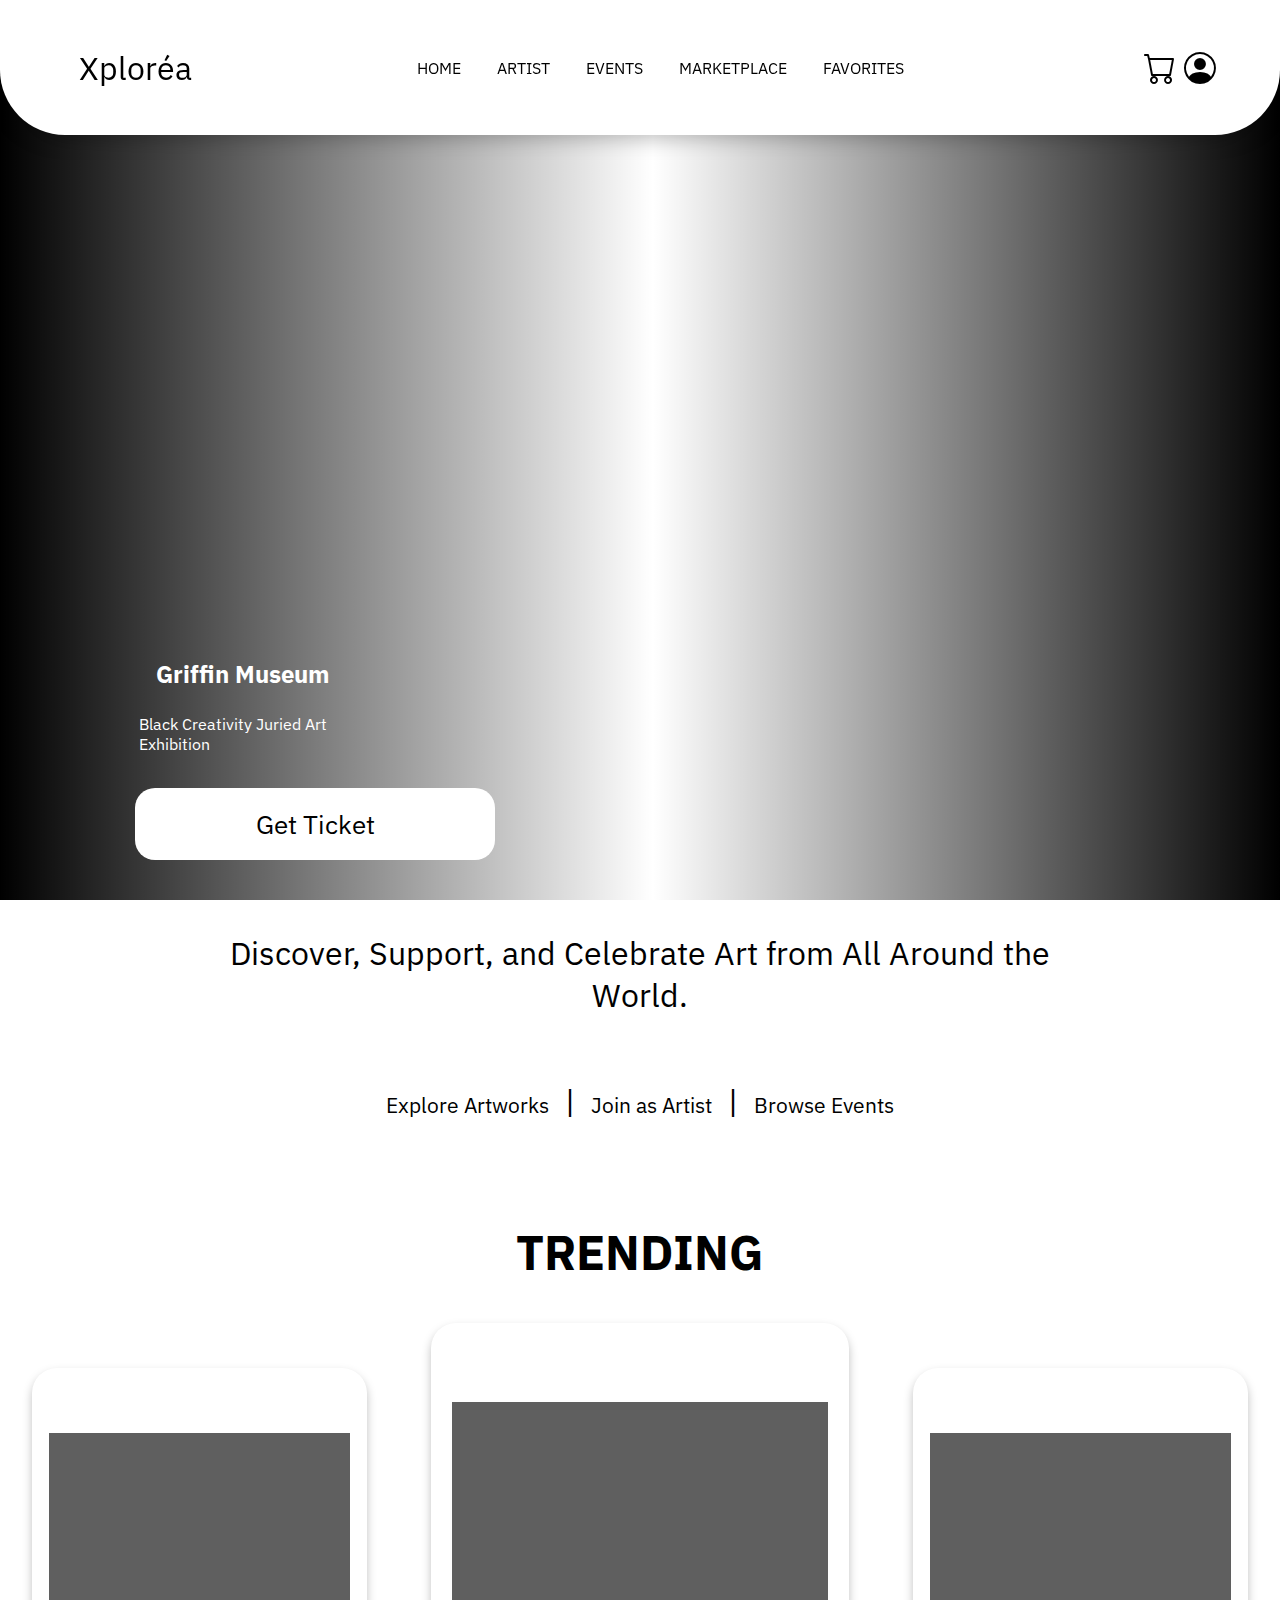
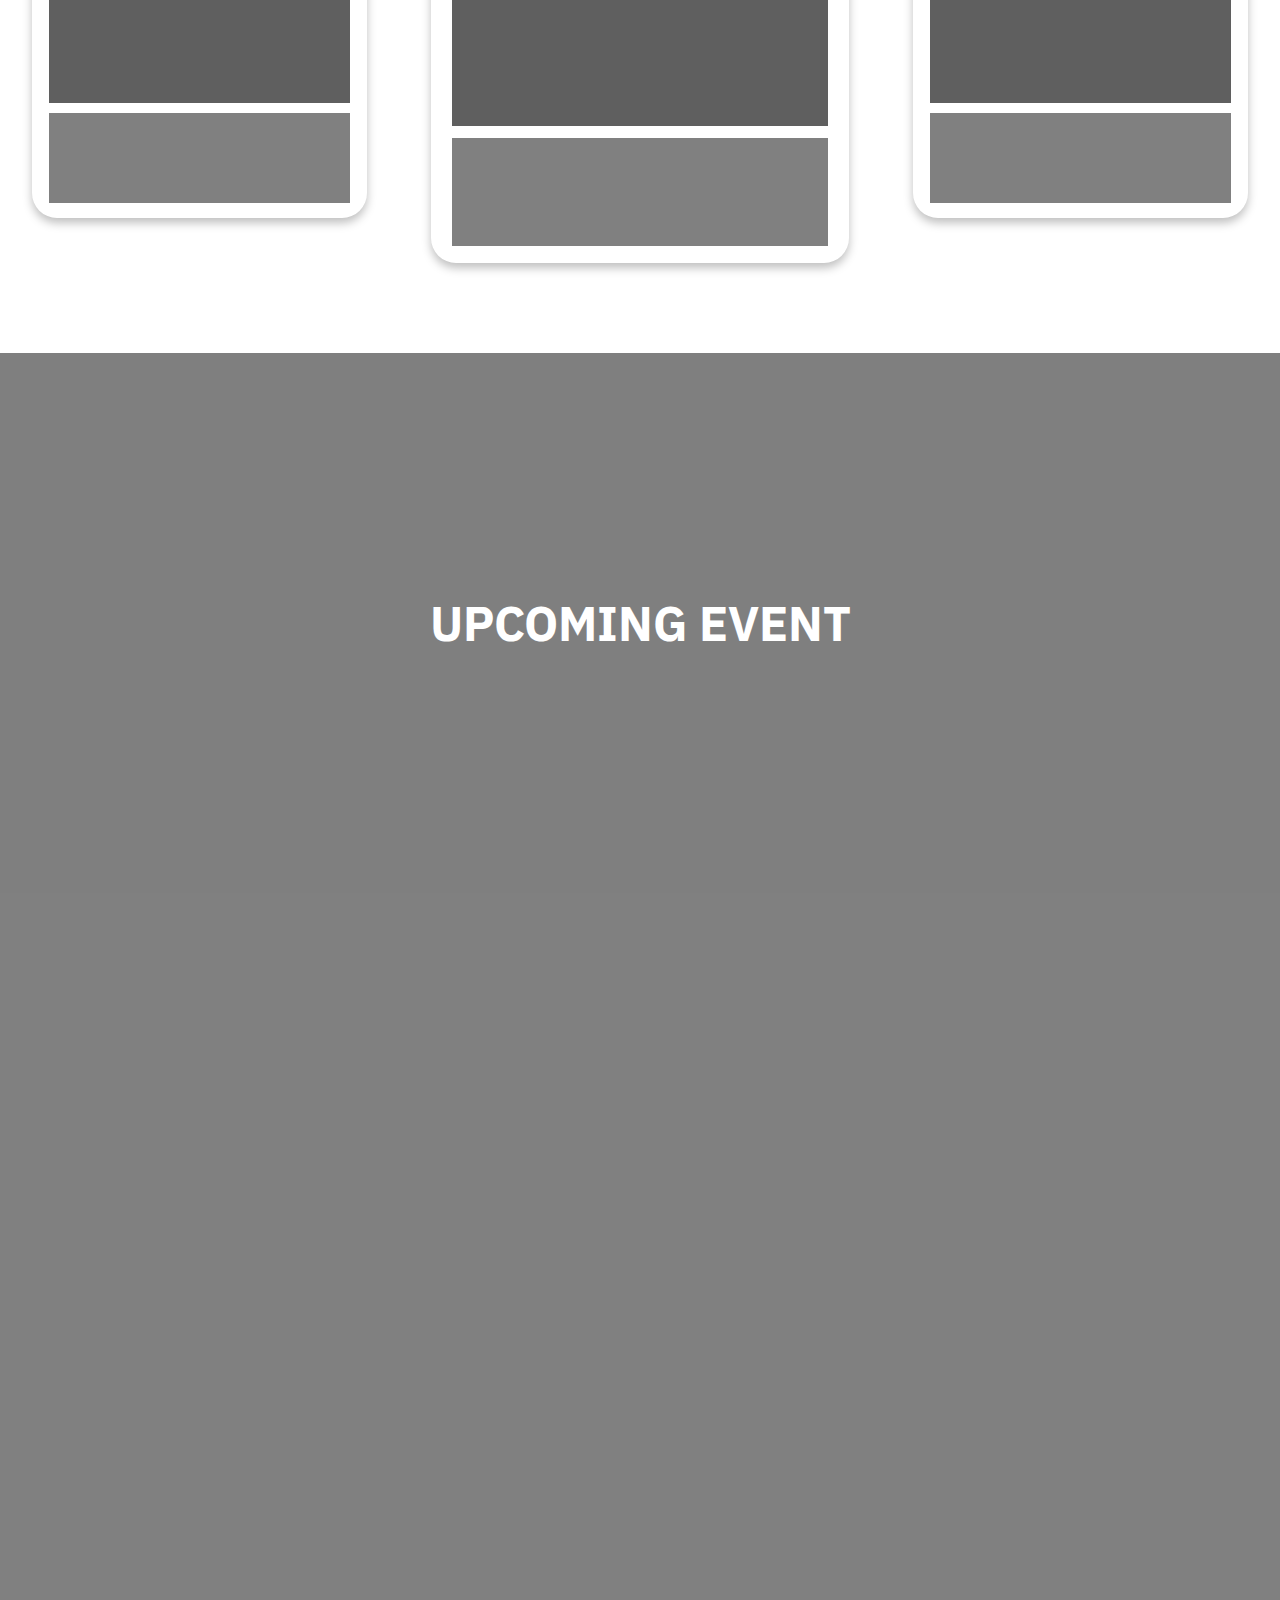
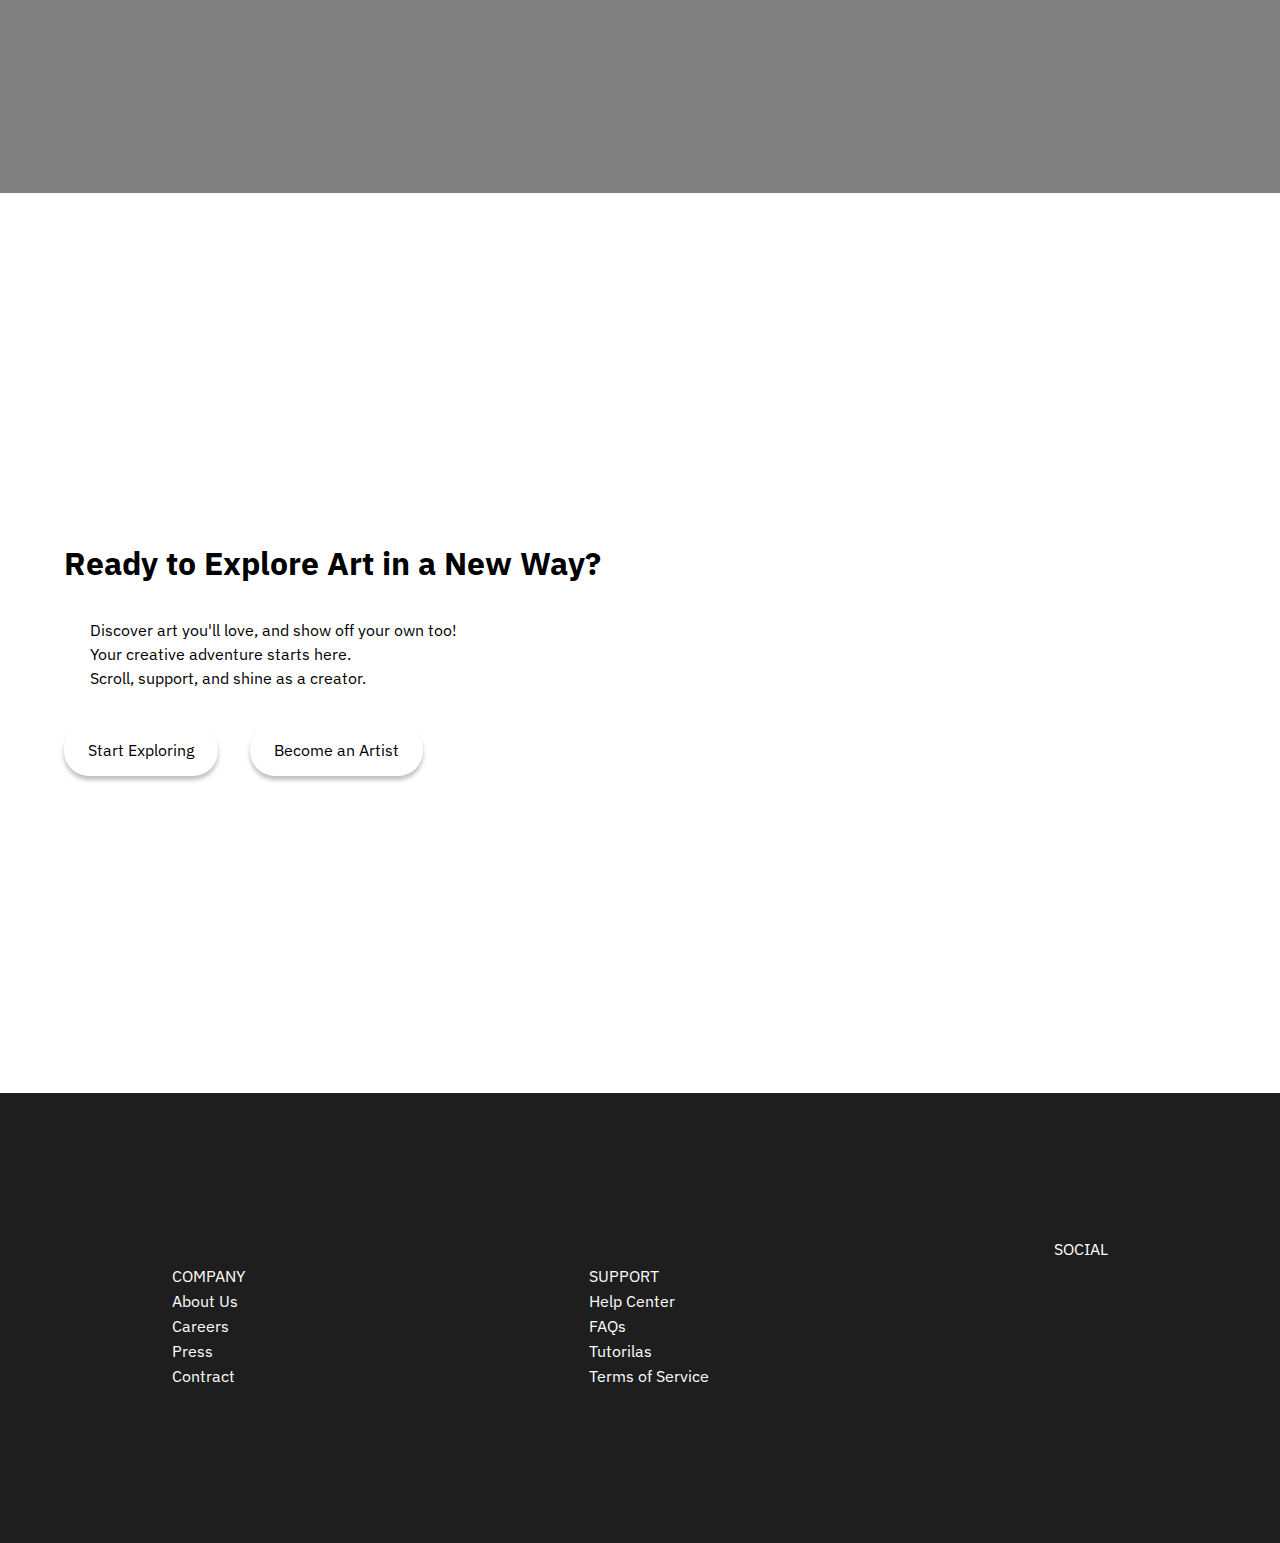
<file: index.html>
<!DOCTYPE html>
<html lang="en">

<head>
    <meta charset="UTF-8">
    <meta name="viewport" content="width=device-width, initial-scale=1.0">
    <title>Xplorea</title>
    <link rel="stylesheet" href="index.css">
    <link rel="stylesheet" href="https://cdn.jsdelivr.net/npm/bootstrap-icons@1.13.1/font/bootstrap-icons.min.css">
    <script src="js/script.js" defer></script>
    <link href='https://fonts.googleapis.com/css?family=IBM Plex Sans' rel='stylesheet'>
</head>

<body>
    <!-- navbar start -->
    <nav class="navbar">
        <div class="logo">
            <a href="index.html">Xploréa</a>
        </div>
        <div class="menu">
            <ul>
                <li><a href="index.html">HOME</a></li>
                <li><a href="#" id="artistToggle">ARTIST</a></li>
                <li><a href="#">EVENTS</a></li>
                <li><a href="marketplace/index.html">MARKETPLACE</a></li>
                <li><a href="#">FAVORITES</a></li>
            </ul>
        </div>
        <div class="artist-expand hidden" id="artistExpand">
            <div class="artist-expand1">
                <ul>
                    <li id="title">ARTISTS</li>
                    <li><a href="">Popular Artists</a></li>
                    <li><a href="">New Artists</a></li>
                    <li><a href="">Artists A-Z</a></li>
                    <li><a href="">About our Artists</a></li>
                </ul>
            </div>
            <div class="artist-expand2">
                <ul>
                    <li id="title">ARTISTS FEATURES</li>
                    <li><a href="">Artists of the Month</a></li>
                    <li><a href="">Featured Artists</a></li>
                    <li><a href="">Artists Interviews</a></li>
                </ul>
            </div>
        </div>
        <div class="login">
            <a href="#"><i class="bi bi-cart"></i></a>
            <a href="#" id="loginToggle"><i class="bi bi-person-circle"></i></a>
        </div>
        <div class="login-expand hidden" id="loginExpand">
            <div class="login-expand1">
                <a href="login-page.php">Log-In
                    <i class="bi bi-person"></i>
                </a>
                <!-- <p><i class="bi bi-person"></i></p> -->
            </div>
            <div class="login-expand2">
                <a href="#">Become an Artist</a>
                <p><i class="bi bi-vector-pen"></i></p>
            </div>
        </div>
    </nav>

    <!-- navbar end -->
    <section>
        <div class="section1">
            <div class="hero-img"></div>
            <div class="hero-content">
                <h3 class="title">Griffin Museum</h3>
                <p class="isi">Black Creativity Juried Art Exhibition</p>
            </div>
            <div class="hero-content-button">
                <a href="#">Get Ticket</a>
            </div>
        </div>
        <!-- trending section start -->
        <div class="section2">
            <div class="text">
                <p>Discover, Support, and Celebrate Art from All Around the World.</p>
                <div class="section2-a">
                    <p><a href="" id="menu">Explore Artworks</a>|<a href="" id="menu">Join as Artist</a>|<a href=""
                            id="menu">Browse Events</a></p>
                </div>
            </div>
            <div class="trending">
                <div class="title">
                    <h2>TRENDING</h2>
                </div>
                <div class="trending-content">
                    <div class="trending2">
                        <div class="rate"></div>
                        <div class="gambar"></div>
                        <div class="text">
                            <div class="title"></div>
                            <div class="price"></div>
                        </div>
                    </div>
                    <div class="trending1">
                        <div class="rate"></div>
                        <div class="gambar"></div>
                        <div class="text">
                            <div class="title"></div>
                            <div class="price"></div>
                        </div>
                    </div>
                    <div class="trending3">
                        <div class="rate"></div>
                        <div class="gambar"></div>
                        <div class="text">
                            <div class="title"></div>
                            <div class="price"></div>
                        </div>
                    </div>
                </div>
            </div>
        </div>
        <!-- trending section end -->

        <!-- upcoming section start -->
        <div class="section3">
            <h2>UPCOMING EVENT</h2>
        </div>
        <!-- upcoming section end -->

        <!-- calendar start -->
        <div class="calendar"></div>
        <!-- calendar end -->

        <!-- cta start -->

        <div class="cta">
            <div class="text">
                <h3 class="cta-title">Ready to Explore Art in a New Way?</h3>
                <div class="cta-text">
                    <p>Discover art you'll love, and show off your own too!</p>
                    <p>Your creative adventure starts here.</p>
                    <p>Scroll, support, and shine as a creator.</p>
                </div>
            </div>
            <div class="cta-button">
                <div class="cta-1"><a href="">Start Exploring</a></div>
                <div class="cta-2"><a href="">Become an Artist</a></div>
            </div>
        </div>
        <!-- cta end -->
        <!-- footer start -->
        <div class="footer">
            <div class="footer1">
                <p>COMPANY</p>
                <a href="">About Us</a>
                <a href="">Careers</a>
                <a href="">Press</a>
                <a href="">Contract</a>
            </div>
            <div class="footer2">
                <p>SUPPORT</p>
                <a href="">Help Center</a>
                <a href="">FAQs</a>
                <a href="">Tutorilas</a>
                <a href="">Terms of Service</a>
            </div>
            <div class="footer3">
                <p>SOCIAL</p>
            </div>
        </div>
        <!-- footer end -->
    </section>
</body>

</html>
</file>
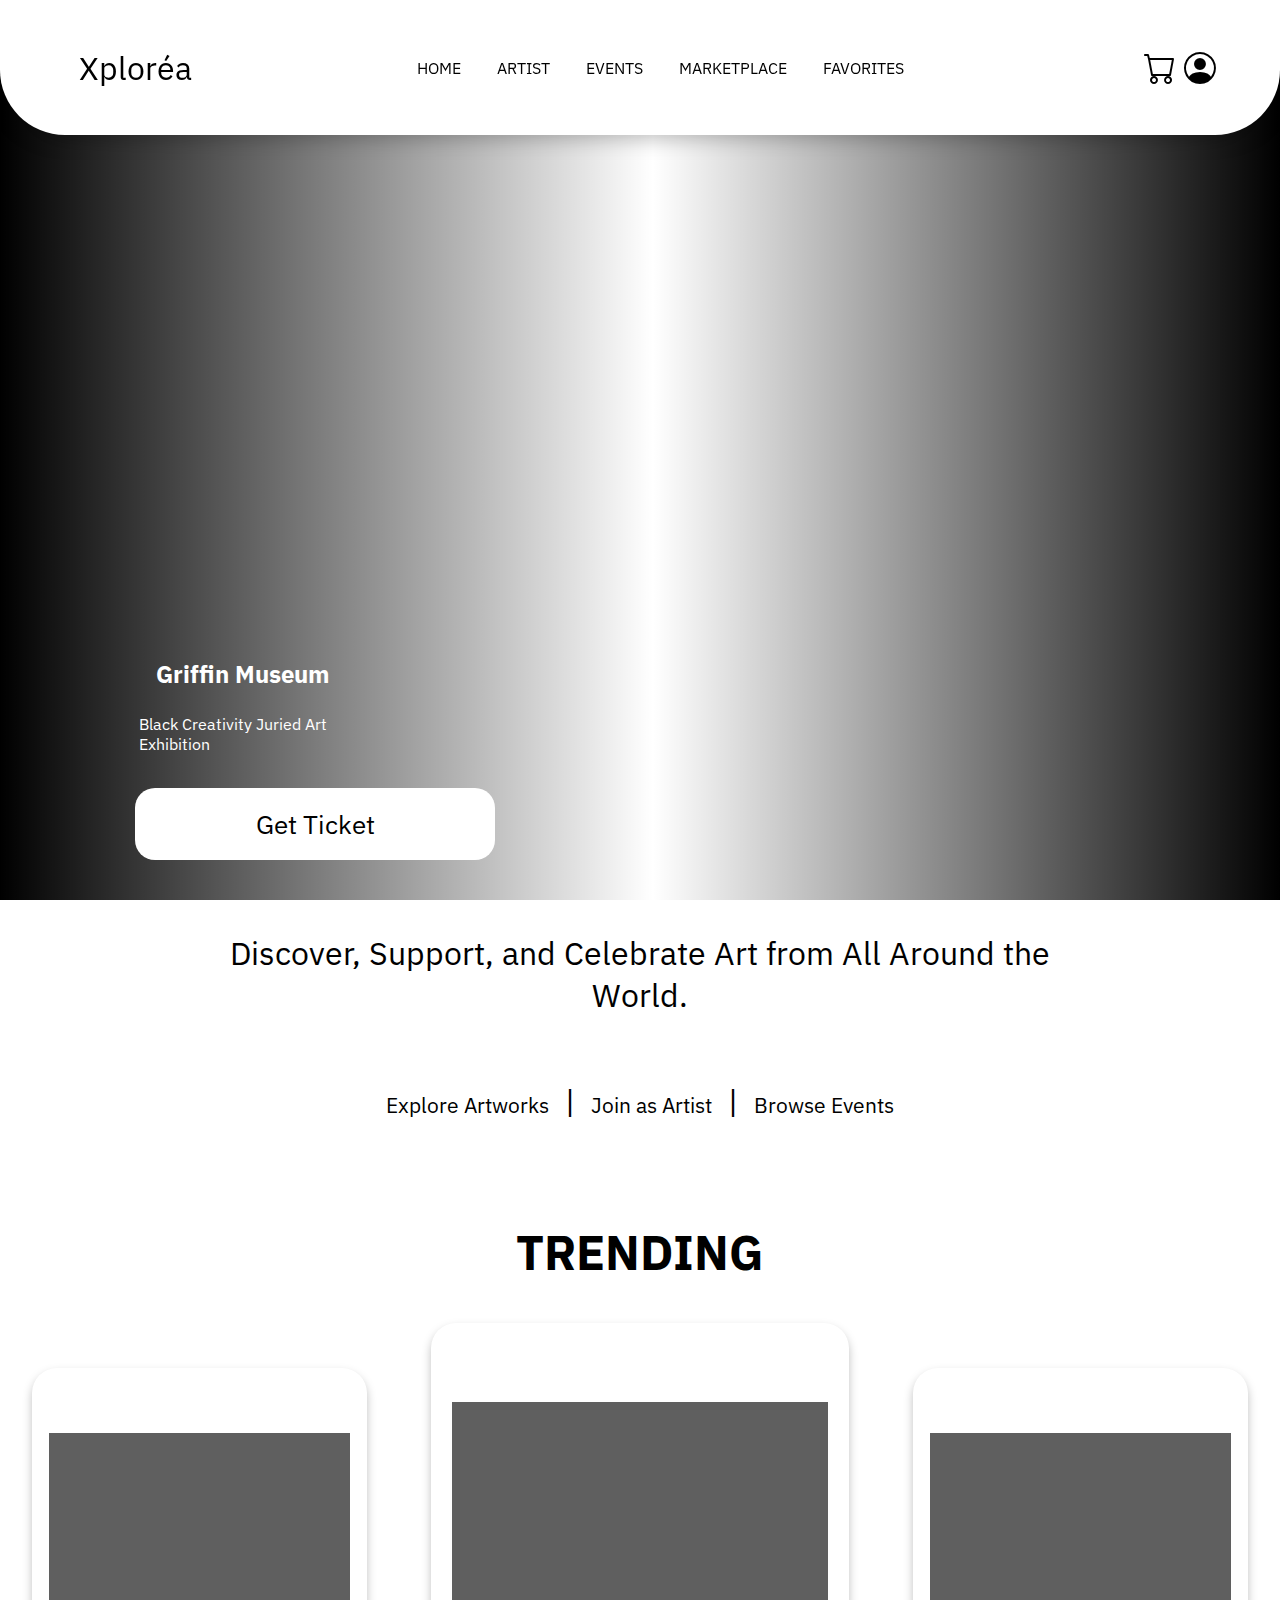
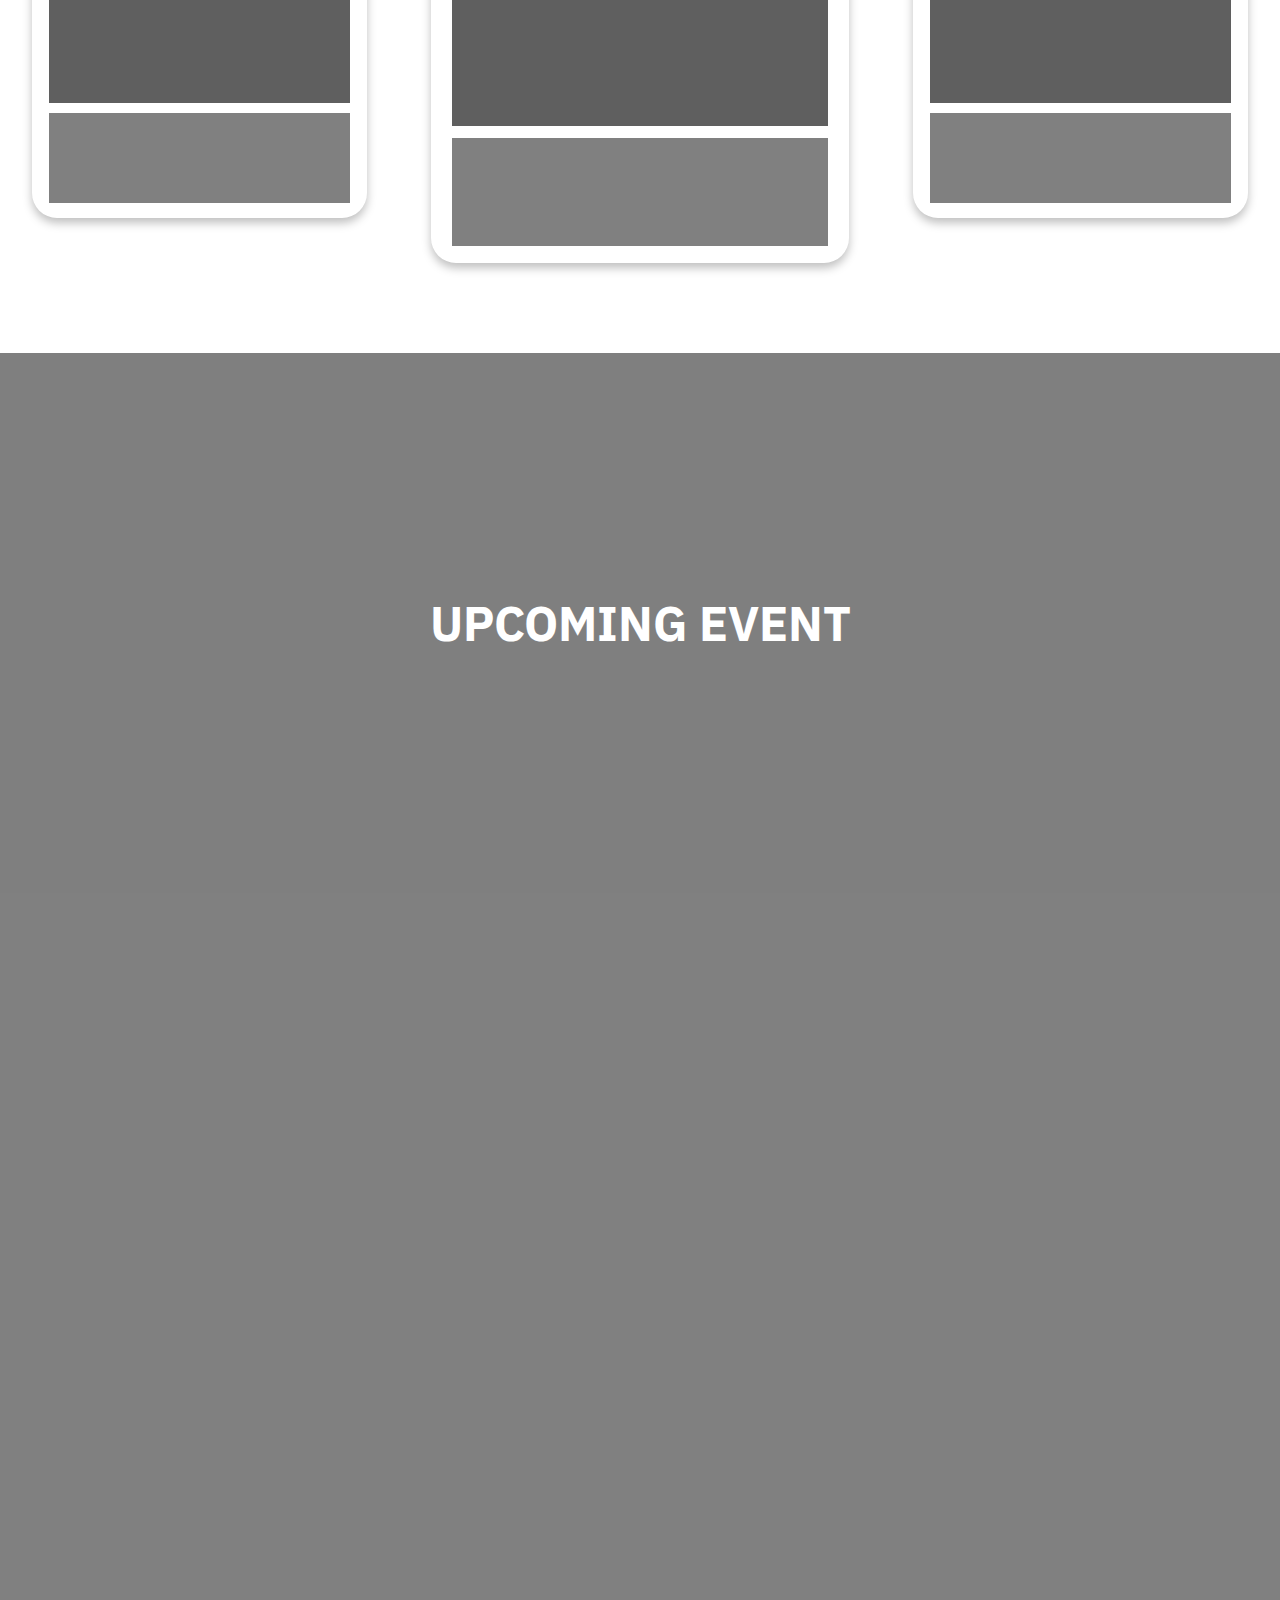
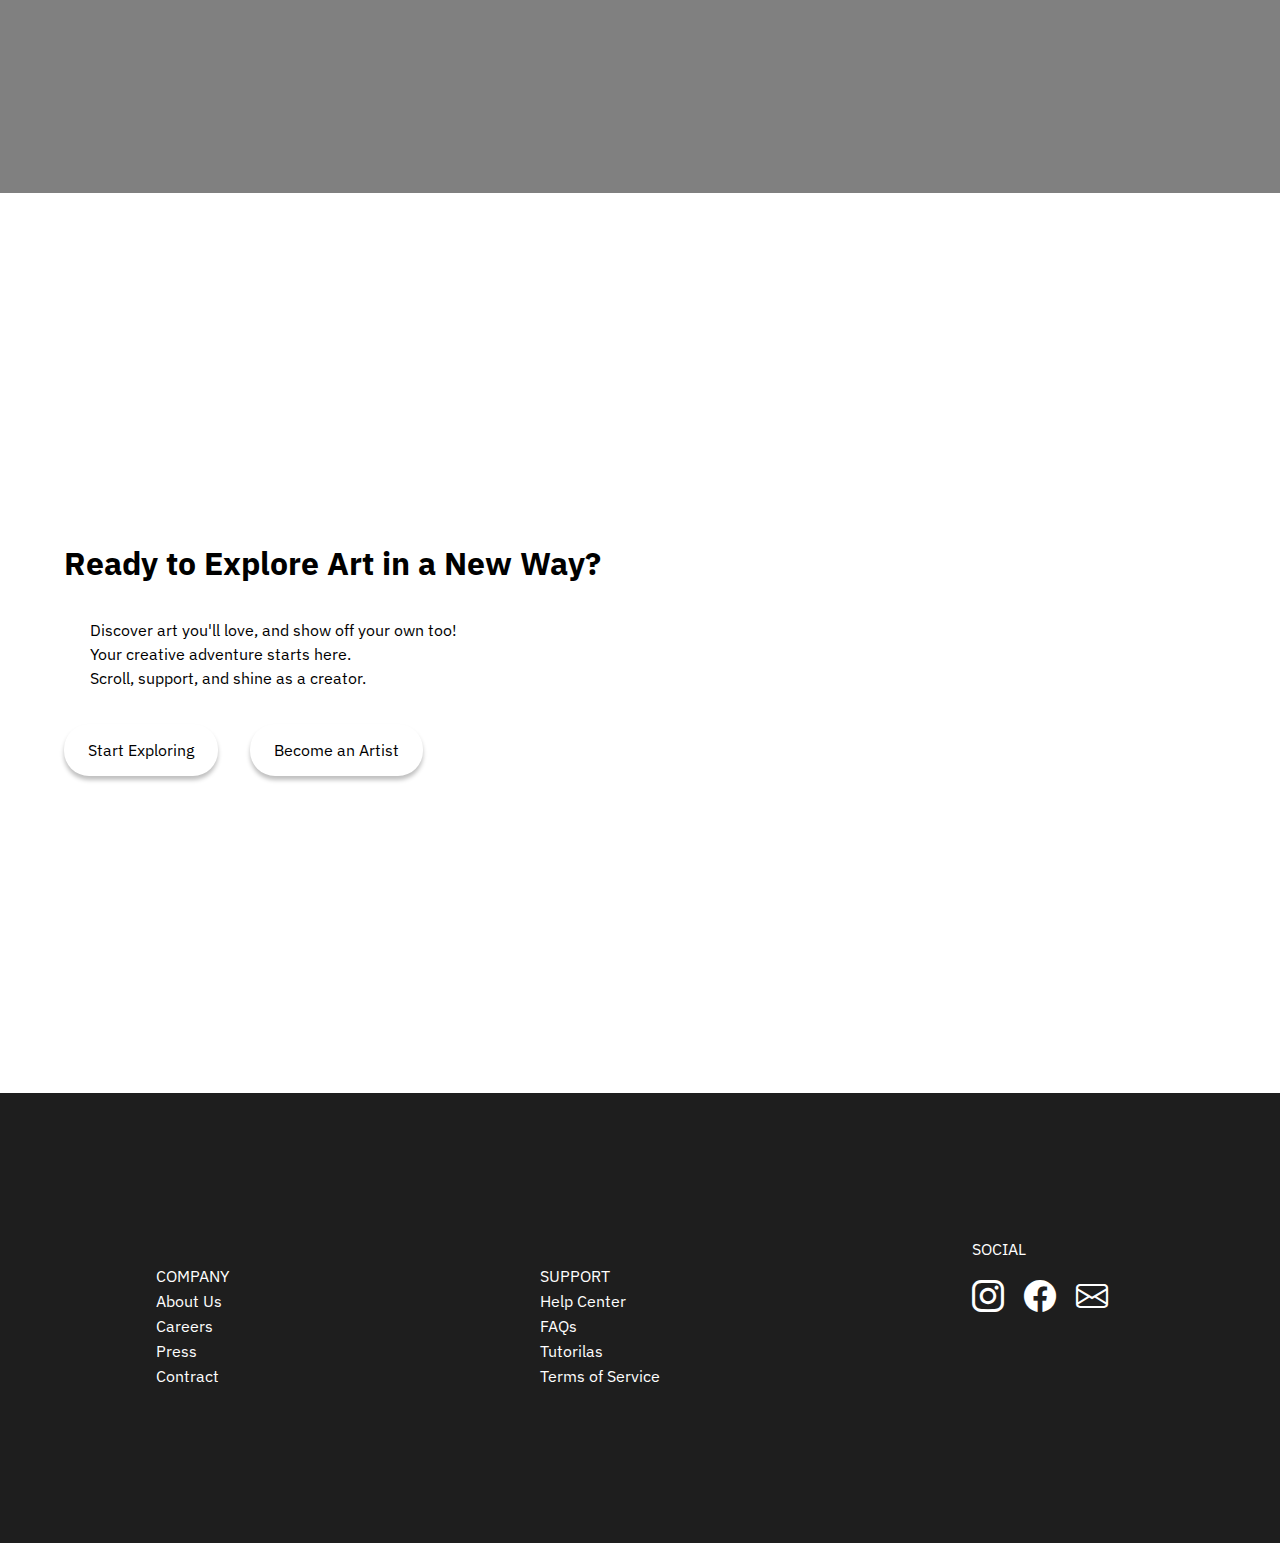
<file: pelanggan/index.html>
<!DOCTYPE html>
<html lang="en">

<head>
    <meta charset="UTF-8">
    <meta name="viewport" content="width=device-width, initial-scale=1.0">
    <title>Xplorea</title>
    <link rel="icon" type="image/x-icon" href="../Assets/logo2.png">
    <link rel="stylesheet" href="../index.css">
    <link rel="stylesheet" href="https://cdn.jsdelivr.net/npm/bootstrap-icons@1.13.1/font/bootstrap-icons.min.css">
    <script src="../js/script.js" defer></script>
    <link href='https://fonts.googleapis.com/css?family=IBM Plex Sans' rel='stylesheet'>
</head>

<body>
    <!-- navbar start -->
    <nav class="navbar">
        <div class="logo">
            <a href="index.html">Xploréa</a>
        </div>
        <div class="menu">
            <ul>
                <li><a href="index.html">HOME</a></li>
                <li><a href="#" id="artistToggle">ARTIST</a></li>
                <li><a href="#">EVENTS</a></li>
                <li><a href="../marketplace/index.html">MARKETPLACE</a></li>
                <li><a href="#">FAVORITES</a></li>
            </ul>
        </div>
        <div class="artist-expand hidden" id="artistExpand">
            <div class="artist-expand1">
                <ul>
                    <li id="title">ARTISTS</li>
                    <li><a href="">Popular Artists</a></li>
                    <li><a href="">New Artists</a></li>
                    <li><a href="">Artists A-Z</a></li>
                    <li><a href="">About our Artists</a></li>
                </ul>
            </div>
            <div class="artist-expand2">
                <ul>
                    <li id="title">ARTISTS FEATURES</li>
                    <li><a href="">Artists of the Month</a></li>
                    <li><a href="">Featured Artists</a></li>
                    <li><a href="">Artists Interviews</a></li>
                </ul>
            </div>
        </div>
        <div class="login">
            <a href="#" id="cartToggle"><i class="bi bi-cart"></i></a>
            <a href="#" id="loginToggle"><i class="bi bi-person-circle"></i></a>
        </div>
        <!-- expand login -->
        <div class="login-expand hidden" id="loginExpand">
            <div class="login-expand0">
                <h1>Welcome to Xploréa</h1>
                <p>Join a community of artists and art lovers. Discover, share, and create amazing art.</p>
            </div>
            <div class="login-expand-cta">
                <div class="login-expand1">
                    <a href="../login-page.php">Log-In
                        <i class="bi bi-person"></i>
                    </a>
                </div>
                <div class="login-expand2">
                    <a href="#">Become an Artist</a>
                    <p><i class="bi bi-vector-pen"></i></p>
                </div>
            </div>
        </div>
        <!-- expand cart -->
        <div class="cart-expand hidden" id="cartExpand">
            <div class="cart-expand-header">
                <h3>Cart</h3>
                <button class="close-cart" id="closeCart"><i class="bi bi-x-lg"></i></button>
            </div>
            <div class="cart-expand-content"></div>
        </div>
        <!-- Overlay -->
        <div class="overlay hidden" id="overlay"></div> 
    </nav>

    <!-- navbar end -->
    <section>
        <div class="section1">
            <div class="hero-img"></div>
            <div class="hero-content">
                <h3 class="title">Griffin Museum</h3>
                <p class="isi">Black Creativity Juried Art Exhibition</p>
            </div>
            <div class="hero-content-button">
                <a href="#">Get Ticket</a>
            </div>
        </div>
        <!-- trending section start -->
        <div class="section2">
            <div class="text">
                <p>Discover, Support, and Celebrate Art from All Around the World.</p>
                <div class="section2-a">
                    <p><a href="" id="menu">Explore Artworks</a>|<a href="" id="menu">Join as Artist</a>|<a href=""
                            id="menu">Browse Events</a></p>
                </div>
            </div>
            <div class="trending">
                <div class="title">
                    <h2>TRENDING</h2>
                </div>
                <div class="trending-content">
                    <div class="trending2">
                        <div class="rate"></div>
                        <div class="gambar"></div>
                        <div class="text">
                            <div class="title"></div>
                            <div class="price"></div>
                        </div>
                    </div>
                    <div class="trending1">
                        <div class="rate"></div>
                        <div class="gambar"></div>
                        <div class="text">
                            <div class="title"></div>
                            <div class="price"></div>
                        </div>
                    </div>
                    <div class="trending3">
                        <div class="rate"></div>
                        <div class="gambar"></div>
                        <div class="text">
                            <div class="title"></div>
                            <div class="price"></div>
                        </div>
                    </div>
                </div>
            </div>
        </div>
        <!-- trending section end -->

        <!-- upcoming section start -->
        <div class="section3">
            <h2>UPCOMING EVENT</h2>
        </div>
        <!-- upcoming section end -->

        <!-- calendar start -->
        <div class="calendar"></div>
        <!-- calendar end -->

        <!-- cta start -->

        <div class="cta">
            <div class="text">
                <h3 class="cta-title">Ready to Explore Art in a New Way?</h3>
                <div class="cta-text">
                    <p>Discover art you'll love, and show off your own too!</p>
                    <p>Your creative adventure starts here.</p>
                    <p>Scroll, support, and shine as a creator.</p>
                </div>
            </div>
            <div class="cta-button">
                <div class="cta-1"><a href="">Start Exploring</a></div>
                <div class="cta-2"><a href="">Become an Artist</a></div>
            </div>
        </div>
        <!-- cta end -->
        <!-- footer start -->
        <div class="footer">
            <div class="footer1">
                <p>COMPANY</p>
                <a href="">About Us</a>
                <a href="">Careers</a>
                <a href="">Press</a>
                <a href="">Contract</a>
            </div>
            <div class="footer2">
                <p>SUPPORT</p>
                <a href="">Help Center</a>
                <a href="">FAQs</a>
                <a href="">Tutorilas</a>
                <a href="">Terms of Service</a>
            </div>
            <div class="footer3">
                <p>SOCIAL</p>
                <ul>
                    <li><a href="#"><i class="bi bi-instagram"></i></a></li>
                    <li><a href="#"><i class="bi bi-facebook"></i></a></li>
                    <li><a href="#"><i class="bi bi-envelope"></i></a></li>
                </ul>
            </div>
        </div>
        <!-- footer end -->
    </section>
</body>

</html>
</file>
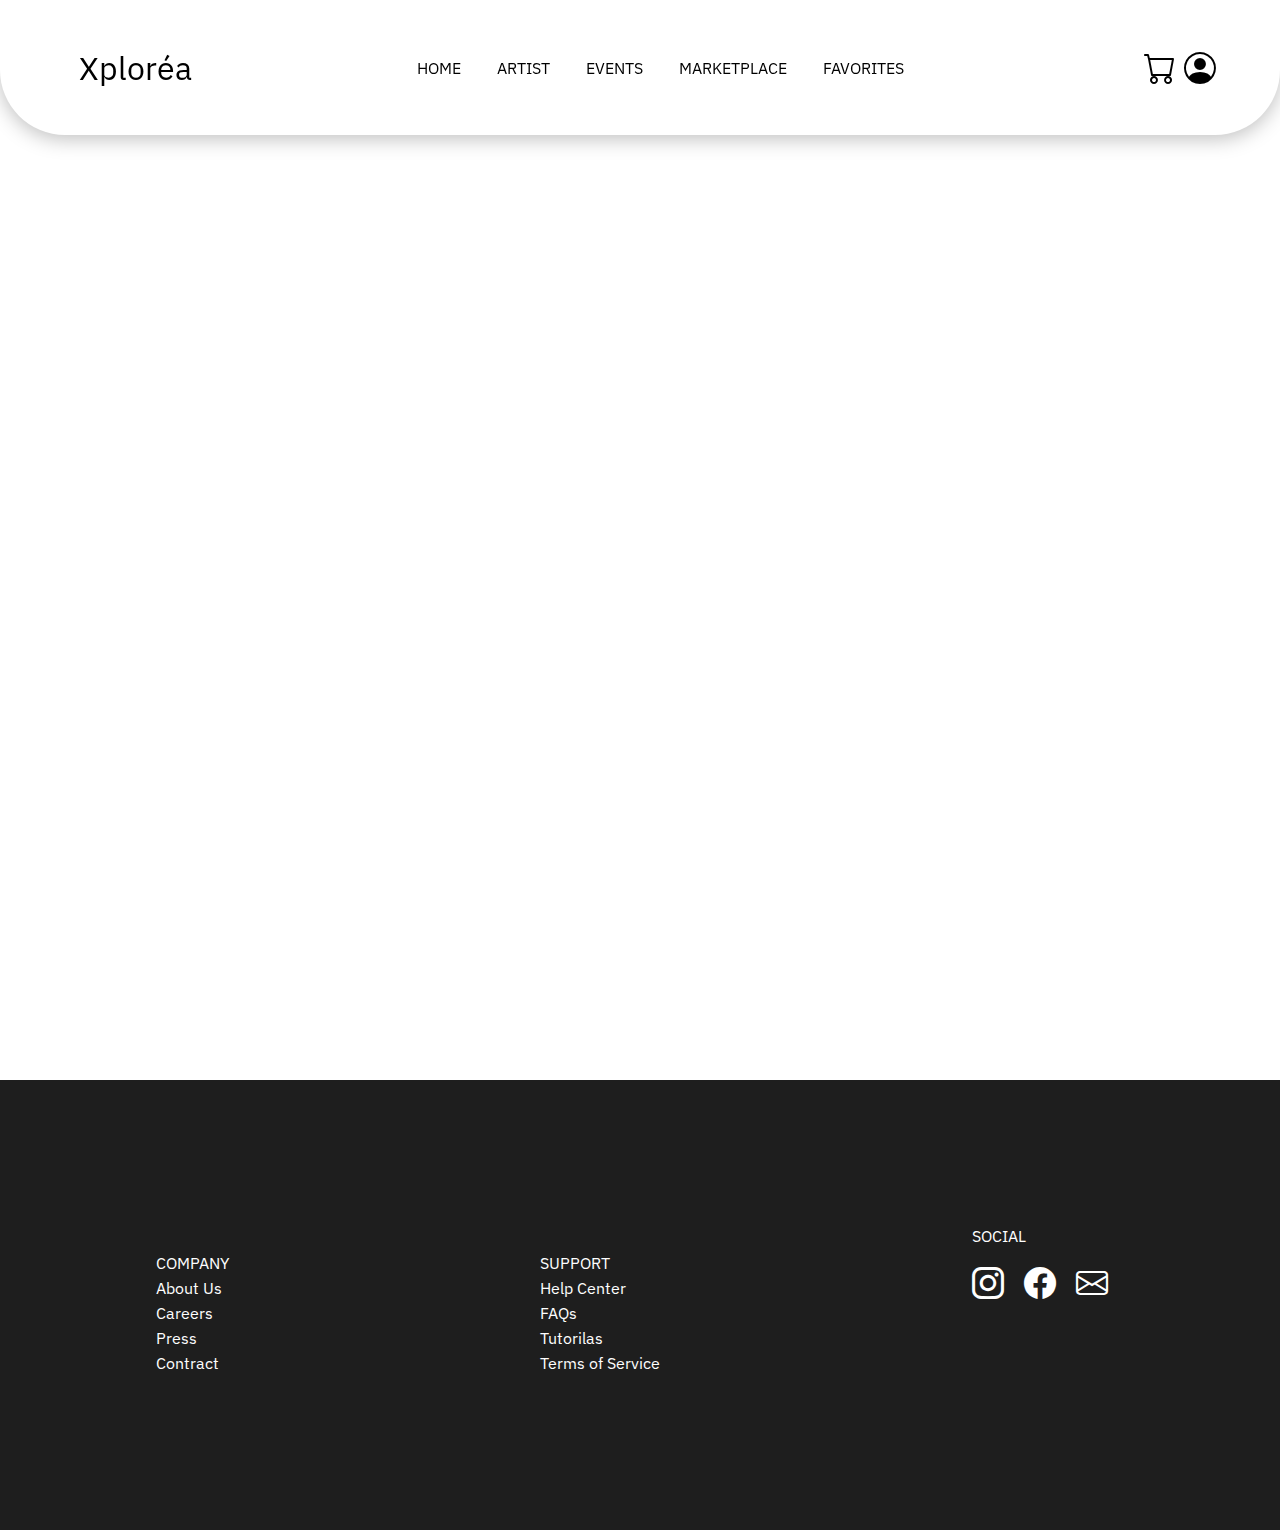
<file: artist-page.html>
<!DOCTYPE html>
<html lang="en">
<head>
    <meta charset="UTF-8">
    <meta name="viewport" content="width=device-width, initial-scale=1.0">
    <title>Document</title>
    <link rel="stylesheet" href="index.css">
    <link rel="stylesheet" href="artist-page.css">
    <link rel="stylesheet" href="https://cdn.jsdelivr.net/npm/bootstrap-icons@1.13.1/font/bootstrap-icons.min.css">
    <script src="js/script.js" defer></script>
    <link href='https://fonts.googleapis.com/css?family=IBM Plex Sans' rel='stylesheet'>
</head>
<body>
    <!-- navbar start -->
    <nav class="navbar">
        <div class="logo">
            <a href="index.html">Xploréa</a>
        </div>
        <div class="menu">
            <ul>
                <li><a href="index.html">HOME</a></li>
                <li><a href="#" id="artistToggle">ARTIST</a></li>
                <li><a href="#">EVENTS</a></li>
                <li><a href="marketplace/index.html">MARKETPLACE</a></li>
                <li><a href="#">FAVORITES</a></li>
            </ul>
        </div>
        <div class="artist-expand hidden" id="artistExpand">
            <div class="artist-expand1">
                <ul>
                    <li id="title">ARTISTS</li>
                    <li><a href="" class="artist-section-link" data-section="popular-artist">Popular Artists</a></li>
                    <li><a href="" class="artist-section-link" data-section="new-artist">New Artists</a></li>
                    <li><a href="" class="artist-section-link" data-section="artist-a-z">Artists A-Z</a></li>
                    <li><a href="" class="artist-section-link" data-section="about-artist">About our Artists</a></li>
                </ul>
            </div>
            <div class="artist-expand2">
                <ul>
                    <li id="title">ARTISTS FEATURES</li>
                    <li><a href="">Artists of the Month</a></li>
                    <li><a href="">Featured Artists</a></li>
                    <li><a href="">Artists Interviews</a></li>
                </ul>
            </div>
        </div>
        <div class="login">
            <a href="#" id="cartToggle"><i class="bi bi-cart"></i></a>
            <a href="#" id="loginToggle"><i class="bi bi-person-circle"></i></a>
        </div>
        <!-- expand login -->
        <div class="login-expand hidden" id="loginExpand">
            <div class="login-expand0">
                <h1>Welcome to Xploréa</h1>
                <p>Join a community of artists and art lovers. Discover, share, and create amazing art.</p>
            </div>
            <div class="login-expand-cta">
                <div class="login-expand1">
                    <a href="login-page.php">Log-In
                        <i class="bi bi-person"></i>
                    </a>
                </div>
                <div class="login-expand2">
                    <a href="#">Become an Artist</a>
                    <p><i class="bi bi-vector-pen"></i></p>
                </div>
            </div>
        </div>
        <!-- expand cart -->
        <div class="cart-expand hidden" id="cartExpand">
            <div class="cart-expand-header">
                <h3>Cart</h3>
                <button class="close-cart" id="closeCart"><i class="bi bi-x-lg"></i></button>
            </div>
            <div class="cart-expand-content"></div>
        </div>
        <!-- Overlay -->
        <div class="overlay hidden" id="overlay"></div> 
    </nav>

    <!-- navbar end -->

    <div class="wrapper">
        <section class="popular-artist" style="display: block;">
        <div class="artist-name">
            <!-- isinya nama artistnya -->
        </div>
        <div class="artist-artwork">
            <!-- isinya karya artistnya -->
        </div>
        </section>
        <section class="new-artist" style="display: none;">
        <p>pepek dua</p>
        </section>
        <section class="artist-a-z" style="display: none;">
        <p>pepek tiga</p>
        </section>
        <section class="about-artist" style="display: none;">
        <p>pepek empat</p>
        </section>
        <!-- footer start -->
        <div class="footer">
            <div class="footer1">
                <p>COMPANY</p>
                <a href="">About Us</a>
                <a href="">Careers</a>
                <a href="">Press</a>
                <a href="">Contract</a>
            </div>
            <div class="footer2">
                <p>SUPPORT</p>
                <a href="">Help Center</a>
                <a href="">FAQs</a>
                <a href="">Tutorilas</a>
                <a href="">Terms of Service</a>
            </div>
            <div class="footer3">
                <p>SOCIAL</p>
                <ul>
                    <li><a href="#"><i class="bi bi-instagram"></i></a></li>
                    <li><a href="#"><i class="bi bi-facebook"></i></a></li>
                    <li><a href="#"><i class="bi bi-envelope"></i></a></li>
                </ul>
            </div>
        </div>
        <!-- footer end -->
    </div>
</body>
</html>
</file>
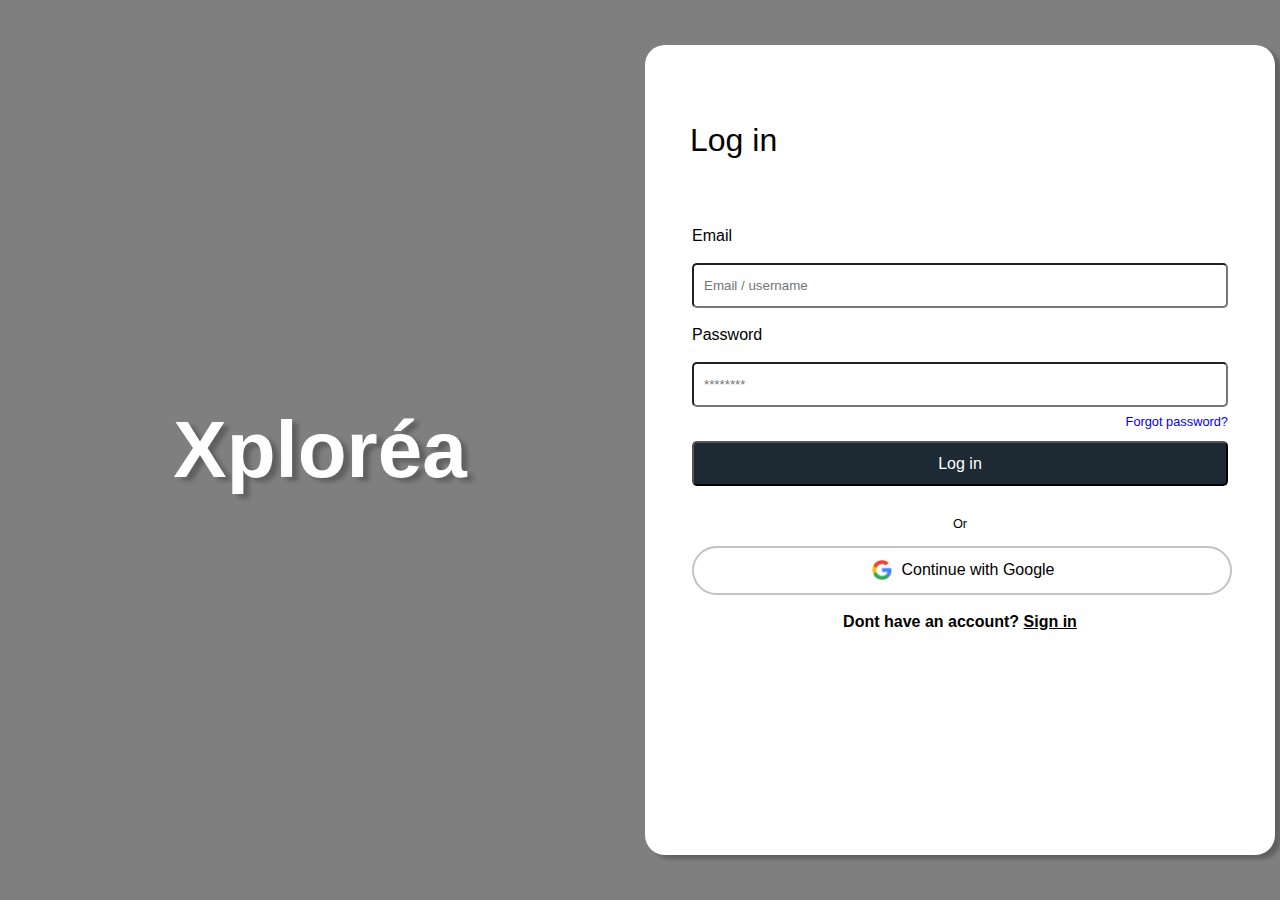
<file: login.html>
<!-- image address ( https://i.pinimg.com/736x/8e/17/6d/8e176ddb525dc623c2f5ca0a492176b8.jpg ) -->


<!DOCTYPE html>
<html lang="en">

<head>
    <meta charset="UTF-8">
    <meta name="viewport" content="width=device-width, initial-scale=1.0">
    <title>login</title>
    <link rel="stylesheet" href="login.css">
</head>

<body>
    <div class="left-section">
        <p>Xploréa</p>
    </div>
    <div class="right-section">
        <form action="login.php" method="post" class="main">
            <p class="header">Log in</p> <br>
            <table class="isian">
                <tr>
                    <td>
                        <p>Email</p>
                    </td>
                </tr>
                <tr>
                    <td><input type="email" name="mail" id="mail" placeholder="Email / username"></td>
                </tr>
                <tr>
                    <td>
                        <p>Password</p>
                    </td>
                </tr>
                <tr>
                    <td><input type="password" name="pass" id="pass" placeholder="********"></td>
                </tr>
                <tr><td><a class="forgot" href="#">Forgot password?</a></td></tr>
                <tr>
                    <td><input id="button" type="submit" value="Log in"></td>
                </tr>
                <tr>
                    <td class="divider"><br><p>Or</p></td>
                </tr>
                <tr>
                    <td id="google">
                        <a href="#"><img src="Assets/pngwing.com.png" alt="">Continue with Google</a>
                    </td>
                </tr>
                <tr>
                    <td class="signup">
                        <p>Dont have an account? <a href="#">Sign in</a></p>
                    </td>
                </tr>
            </table>
        </form>
    </div>
</body>

</html>
</file>
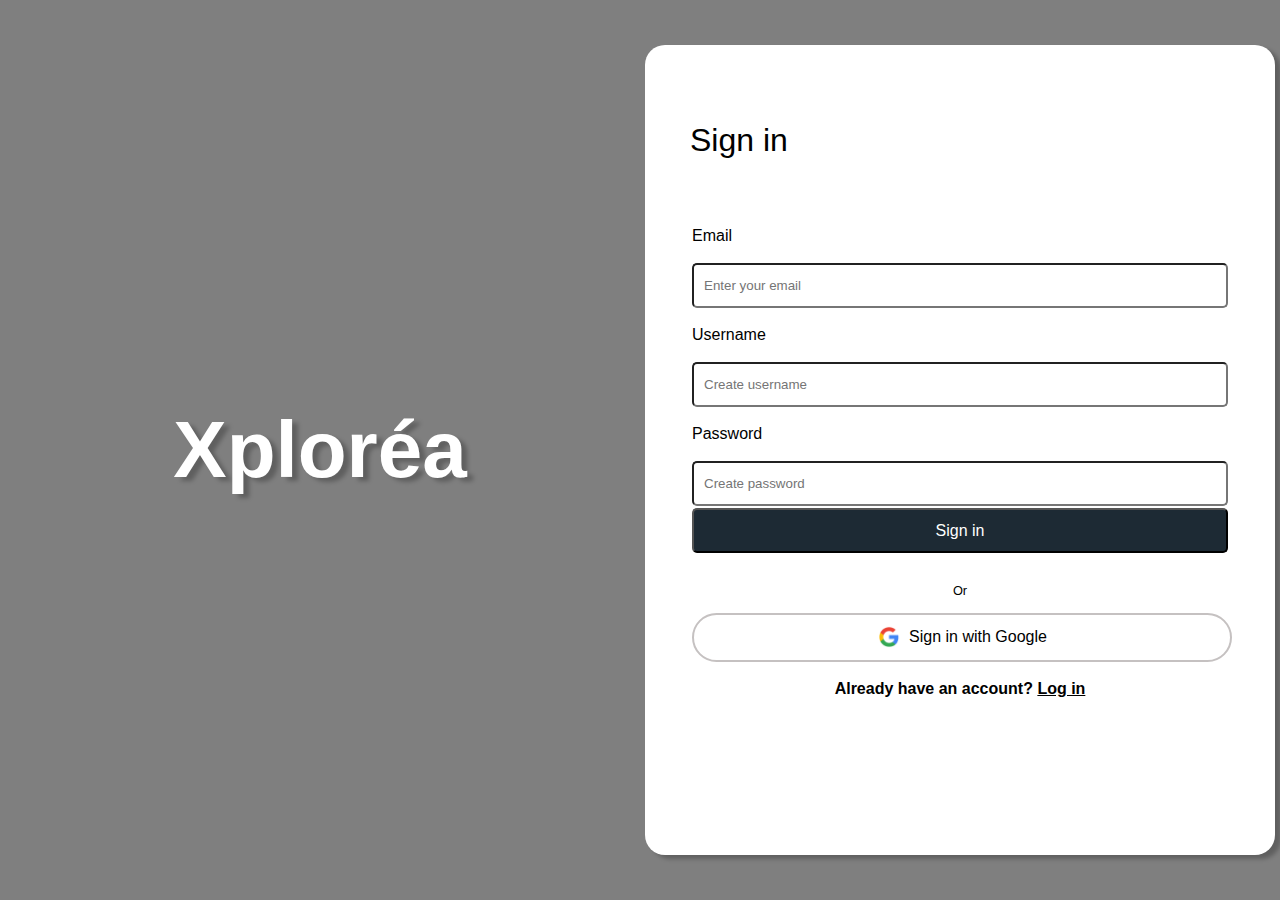
<file: signin.html>
<!-- image address ( https://i.pinimg.com/736x/8e/17/6d/8e176ddb525dc623c2f5ca0a492176b8.jpg ) -->


<!DOCTYPE html>
<html lang="en">

<head>
    <meta charset="UTF-8">
    <meta name="viewport" content="width=device-width, initial-scale=1.0">
    <title>login</title>
    <link rel="stylesheet" href="login.css">
</head>

<body>
    <div class="left-section">
        <p>Xploréa</p>
    </div>
    <div class="right-section">
        <form action="signin.php" method="post" class="main">
            <p class="header">Sign in</p> <br>
            <table class="isian">
                <tr>
                    <td>
                        <p>Email</p>
                    </td>
                </tr>
                <tr>
                    <td><input type="email" name="mail" id="mail" placeholder="Enter your email"></td>
                </tr>
                <tr>
                    <td>
                        <p>Username</p>
                    </td>
                </tr>
                <tr>
                    <td><input type="username" name="user" id="user" placeholder="Create username"></td>
                </tr>
                <tr>
                    <td>
                        <p>Password</p>
                    </td>
                </tr>
                <tr>
                    <td><input type="password" name="pass" id="pass" placeholder="Create password"></td>
                </tr>
                <tr>
                    <td><input id="button" type="submit" value="Sign in"></td>
                </tr>
                <tr>
                    <td class="divider"><br><p>Or</p></td>
                </tr>
                <tr>
                    <td id="google">
                        <a href="#"><img src="Assets/pngwing.com.png" alt="">Sign in with Google</a>
                    </td>
                </tr>
                <tr>
                    <td class="signup">
                        <p>Already have an account? <a href="#">Log in</a></p>
                    </td>
                </tr>
            </table>
        </form>
    </div>
</body>

</html>
</file>
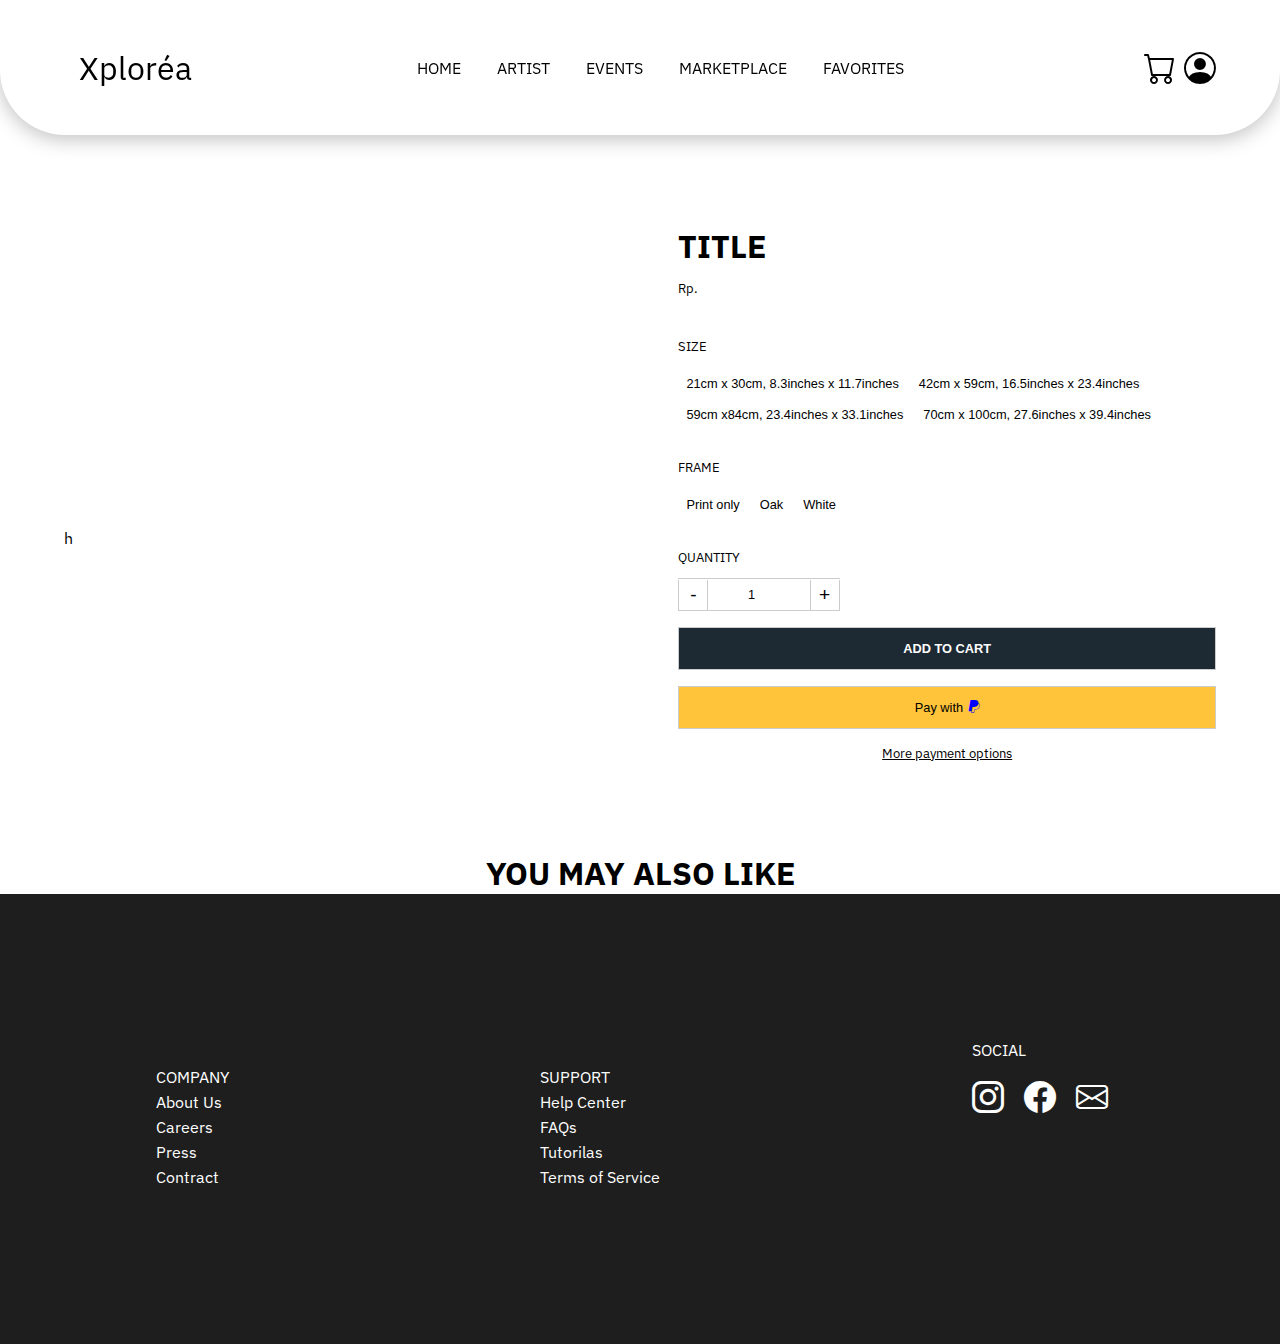
<file: checkout/addToCart.html>
<!DOCTYPE html>
<html lang="en">
<head>
    <meta charset="UTF-8">
    <meta name="viewport" content="width=device-width, initial-scale=1.0">
    <title>checkout</title>
    <link rel="icon" type="image/x-icon" href="../Assets/logo2.png">
    <link rel="stylesheet" href="../index.css">
    <link rel="stylesheet" href="../marketplace/index.css">
    <link rel="stylesheet" href="style.css">
    <link rel="stylesheet" href="https://cdn.jsdelivr.net/npm/bootstrap-icons@1.13.1/font/bootstrap-icons.min.css">
    <script src="../js/script.js" defer></script>
    <link href='https://fonts.googleapis.com/css?family=IBM Plex Sans' rel='stylesheet'>
</head>
<body>
    <!-- navbar start -->
    <nav class="navbar">
        <div class="logo">
            <a href="../index.html">Xploréa</a>
        </div>
        <div class="menu">
            <ul>
                <li><a href="../index.html">HOME</a></li>
                <li><a href="#" id="artistToggle">ARTIST</a></li>
                <li><a href="#">EVENTS</a></li>
                <li><a href="index.html">MARKETPLACE</a></li>
                <li><a href="#">FAVORITES</a></li>
            </ul>
        </div>
        <div class="artist-expand hidden" id="artistExpand">
            <div class="artist-expand1">
                <ul>
                    <li id="title">ARTISTS</li>
                    <li><a href="../artist-page.html?section=popular-artist">Popular Artists</a></li>
                    <li><a href="../artist-page.html?section=new-artist">New Artists</a></li>
                    <li><a href="../artist-page.html?section=artist-a-z">Artists A-Z</a></li>
                    <li><a href="../artist-page.html?section=about-artist">About our Artists</a></li>
                </ul>
            </div>
            <div class="artist-expand2">
                <ul>
                    <li id="title">ARTISTS FEATURES</li>
                    <li><a href="">Artists of the Month</a></li>
                    <li><a href="">Featured Artists</a></li>
                    <li><a href="">Artists Interviews</a></li>
                </ul>
            </div>
        </div>
        <div class="login">
            <a href="#" id="cartToggle"><i class="bi bi-cart"></i></a>
            <a href="#" id="loginToggle"><i class="bi bi-person-circle"></i></a>
        </div>
        <!-- expand login -->
        <div class="login-expand hidden" id="loginExpand">
            <div class="login-expand0">
                <h1>Welcome to Xploréa</h1>
                <p>Join a community of artists and art lovers. Discover, share, and create amazing art.</p>
            </div>
            <div class="login-expand-cta">
                <div class="login-expand1">
                    <a href="../login-page.php">Log-In
                        <i class="bi bi-person"></i>
                    </a>
                </div>
                <div class="login-expand2">
                    <a href="#">Become an Artist</a>
                    <p><i class="bi bi-vector-pen"></i></p>
                </div>
            </div>
        </div>
        <!-- expand cart -->
        <div class="cart-expand hidden" id="cartExpand">
            <div class="cart-expand-header">
                <h3>Cart</h3>
                <button class="close-cart" id="closeCart"><i class="bi bi-x-lg"></i></button>
            </div>
            <div class="cart-expand-content"></div>
            <div class="cart-expand-bottom">
                <div class="cart-expand-bottom2">
                    <div class="cart-total">
                    <p>SUBTOTAL</p>
                    <p class="totalPrice">Rp.</p>
                </div>
                <div class="cart-checkout">
                    <p>Shipping, taxes, and discount codes calculated at checkout</p>
                    <a href="../checkout/index.html" class="checkout-button">CHECK OUT</a>
                </div>
                </div>
            </div>
        </div>
        <!-- Overlay -->
        <div class="overlay hidden" id="overlay"></div> 
    </nav>
    <!-- navbar end -->
    
    <!-- main start -->
    <div class="wrapper">
        <div class="main-section">
            <div class="gambar"><p>h</p></div>
            <div class="content">
                <div class="title">
                    <h1>TITLE</h1>
                    <p class="price">Rp. </p>
                </div>
                <div class="size">
                    <p>SIZE</p>
                    <div class="size-options">
                        <button>21cm x 30cm, 8.3inches x 11.7inches</button>
                        <button>42cm x 59cm, 16.5inches x 23.4inches</button>
                        <button>59cm x84cm, 23.4inches x 33.1inches</button>
                        <button class="size-option">70cm x 100cm, 27.6inches x 39.4inches</button>
                    </div>
                </div>
                <div class="frame">
                    <p>FRAME</p>
                    <div class="frame-options">
                        <button>Print only</button>
                        <button>Oak</button>
                        <button>White</button>
                    </div>
                </div>
                <div class="quantity">
                    <p>QUANTITY</p>
                    <div class="quantity-options">
                        <button class="quantity-decrease">-</button>
                        <input type="number" value="1" min="1" class="quantity-input">
                        <button class="quantity-increase">+</button>
                    </div>
                </div>
                <div class="add-to-cart">
                    <!-- Contoh tombol Add to cart -->
                    <button class="add">ADD TO CART</button>
                    <button class="paypal">Pay with <i class="bi bi-paypal"></i></button>
                    <a href="#">More payment options</a>
                </div>
            </div>
        </div>
        <div class="recommend-section">
            <h1>YOU MAY ALSO LIKE</h1>
            <div class="recomendations">
            </div>
        </div>

        <!-- footer start -->
         <div class="footer">
                <div class="footer1">
                    <p>COMPANY</p>
                    <a href="">About Us</a>
                    <a href="">Careers</a>
                    <a href="">Press</a>
                    <a href="">Contract</a>
                </div>
                <div class="footer2">
                    <p>SUPPORT</p>
                    <a href="">Help Center</a>
                    <a href="">FAQs</a>
                    <a href="">Tutorilas</a>
                    <a href="">Terms of Service</a>
                </div>
                <div class="footer3">
                    <p>SOCIAL</p>
                    <ul>
                        <li><a href="#"><i class="bi bi-instagram"></i></a></li>
                        <li><a href="#"><i class="bi bi-facebook"></i></a></li>
                        <li><a href="#"><i class="bi bi-envelope"></i></a></li>
                    </ul>
                </div>
            </div>
    </div>
</body>
</html>
</file>
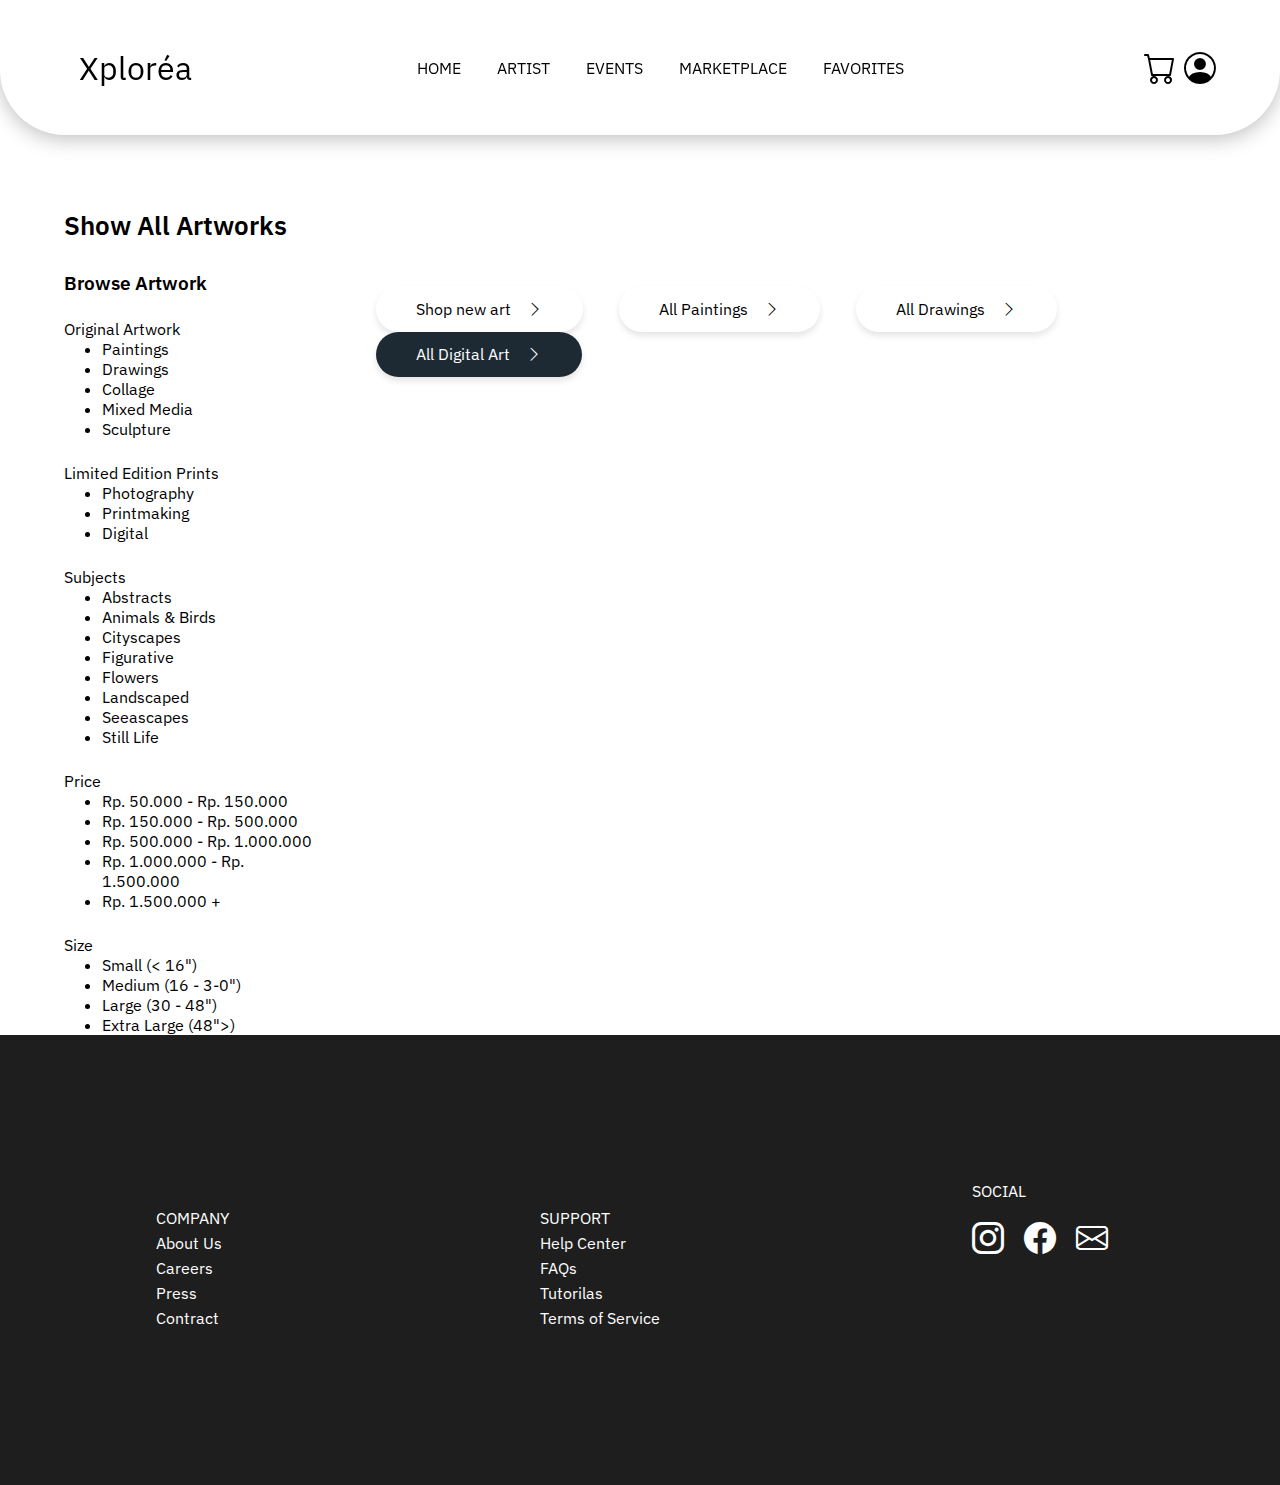
<file: marketplace/digital-art.html>
<!DOCTYPE html>
<html lang="en">
<head>
    <meta charset="UTF-8">
    <meta name="viewport" content="width=device-width, initial-scale=1.0">
    <title>digital-art</title>
    <link rel="icon" type="image/x-icon" href="../Assets/logo2.png">
    <link rel="stylesheet" href="../index.css">
    <link rel="stylesheet" href="index.css">
    <link rel="stylesheet" href="https://cdn.jsdelivr.net/npm/bootstrap-icons@1.13.1/font/bootstrap-icons.min.css">
    <script src="../js/script.js" defer></script>
    <link href='https://fonts.googleapis.com/css?family=IBM Plex Sans' rel='stylesheet'>
</head>
<body>
     <!-- navbar start -->
    <nav class="navbar">
        <div class="logo">
            <a href="../index.html">Xploréa</a>
        </div>
        <div class="menu">
            <ul>
                <li><a href="../index.html">HOME</a></li>
                <li><a href="#" id="artistToggle">ARTIST</a></li>
                <li><a href="#">EVENTS</a></li>
                <li><a href="index.html">MARKETPLACE</a></li>
                <li><a href="#">FAVORITES</a></li>
            </ul>
        </div>
        <div class="artist-expand hidden" id="artistExpand">
            <div class="artist-expand1">
                <ul>
                    <li id="title">ARTISTS</li>
                    <li><a href="../artist-page.html?section=popular-artist">Popular Artists</a></li>
                    <li><a href="../artist-page.html?section=new-artist">New Artists</a></li>
                    <li><a href="../artist-page.html?section=artist-a-z">Artists A-Z</a></li>
                    <li><a href="../artist-page.html?section=about-artist">About our Artists</a></li>
                </ul>
            </div>
            <div class="artist-expand2">
                <ul>
                    <li id="title">ARTISTS FEATURES</li>
                    <li><a href="">Artists of the Month</a></li>
                    <li><a href="">Featured Artists</a></li>
                    <li><a href="">Artists Interviews</a></li>
                </ul>
            </div>
        </div>
        <div class="login">
            <a href="#" id="cartToggle"><i class="bi bi-cart"></i></a>
            <a href="#" id="loginToggle"><i class="bi bi-person-circle"></i></a>
        </div>
        <!-- expand login -->
        <div class="login-expand hidden" id="loginExpand">
            <div class="login-expand0">
                <h1>Welcome to Xploréa</h1>
                <p>Join a community of artists and art lovers. Discover, share, and create amazing art.</p>
            </div>
            <div class="login-expand-cta">
                <div class="login-expand1">
                    <a href="../login-page.php">Log-In
                        <i class="bi bi-person"></i>
                    </a>
                </div>
                <div class="login-expand2">
                    <a href="#">Become an Artist</a>
                    <p><i class="bi bi-vector-pen"></i></p>
                </div>
            </div>
        </div>
        <!-- expand cart -->
        <div class="cart-expand hidden" id="cartExpand">
            <div class="cart-expand-header">
                <h3>Cart</h3>
                <button class="close-cart" id="closeCart"><i class="bi bi-x-lg"></i></button>
            </div>
            <div class="cart-expand-content"></div>
            <div class="cart-expand-bottom">
                <div class="cart-expand-bottom2">
                    <div class="cart-total">
                    <p>SUBTOTAL</p>
                    <p class="totalPrice">Rp.</p>
                </div>
                <div class="cart-checkout">
                    <p>Shipping, taxes, and discount codes calculated at checkout</p>
                    <a href="#" class="checkout-button">CHECK OUT</a>
                </div>
                </div>
            </div>
        </div>
        <!-- Overlay -->
        <div class="overlay hidden" id="overlay"></div> 
    </nav>
    <!-- navbar end -->
    
    <div class="wrapper">
        <div class="header"><a href="#">Show All Artworks</a></div>
        <div class="main">
            <div class="category">
                <p>Browse Artwork</p>
                <div class="category1">
                    <ul>
                        <li class="judul">Original Artwork</li>
                        <li><a href="#">Paintings</a></li>
                        <li><a href="#">Drawings</a></li>
                        <li><a href="#">Collage</a></li>
                        <li><a href="#">Mixed Media</a></li>
                        <li><a href="#">Sculpture</a></li>
                    </ul>
                </div>
                <div class="category2">
                    <ul>
                        <li class="judul">Limited Edition Prints</li>
                        <li><a href="#">Photography</a></li>
                        <li><a href="#">Printmaking</a></li>
                        <li><a href="#">Digital</a></li>
                    </ul>
                </div>
                <div class="category3">
                    <ul>
                        <li class="judul">Subjects</li>
                        <li><a href="#">Abstracts</a></li>
                        <li><a href="#">Animals & Birds</a></li>
                        <li><a href="#">Cityscapes</a></li>
                        <li><a href="#">Figurative</a></li>
                        <li><a href="#">Flowers</a></li>
                        <li><a href="#">Landscaped</a></li>
                        <li><a href="#">Seeascapes</a></li>
                        <li><a href="#">Still Life</a></li>
                    </ul>
                </div>
                <div class="category3">
                    <ul>
                        <li class="judul">Price</li>
                        <li><a href="#">Rp. 50.000 - Rp. 150.000</a></li>
                        <li><a href="#">Rp. 150.000 - Rp. 500.000</a></li>
                        <li><a href="#">Rp. 500.000 - Rp. 1.000.000</a></li>
                        <li><a href="#">Rp. 1.000.000 - Rp. 1.500.000</a></li>
                        <li><a href="#">Rp. 1.500.000 +</a></li>
                    </ul>
                </div>
                <div class="category4">
                    <ul>
                        <li class="judul">Size</li>
                        <li><a href="#">Small (< 16")</a></li>
                        <li><a href="#">Medium (16 - 3-0")</a></li>
                        <li><a href="#">Large (30 - 48")</a></li>
                        <li><a href="#">Extra Large (48">)</a></li>
                    </ul>
                </div>
            </div>
    
            <!-- content -->
             <div class="content">
                <div class="menu-content">
                    <ul>
                        <li><a href="index.html" class="button">Shop new art
                            <i class="bi bi-chevron-right"></i></a></li>
                        <li><a href="paintings.html" class="button">All Paintings
                            <i class="bi bi-chevron-right"></i></a></li>
                        <li><a href="drawings.html" class="button">All Drawings
                            <i class="bi bi-chevron-right"></i></a></li>
                        <li><a href="digital-art.html" class="button active">All Digital Art
                            <i class="bi bi-chevron-right"></i></a></li>
                    </ul>
                </div>
             </div>
        </div>
        
        <!-- footer -->
         <div class="footer">
                <div class="footer1">
                    <p>COMPANY</p>
                    <a href="">About Us</a>
                    <a href="">Careers</a>
                    <a href="">Press</a>
                    <a href="">Contract</a>
                </div>
                <div class="footer2">
                    <p>SUPPORT</p>
                    <a href="">Help Center</a>
                    <a href="">FAQs</a>
                    <a href="">Tutorilas</a>
                    <a href="">Terms of Service</a>
                </div>
                <div class="footer3">
                    <p>SOCIAL</p>
                    <ul>
                        <li><a href="#"><i class="bi bi-instagram"></i></a></li>
                        <li><a href="#"><i class="bi bi-facebook"></i></a></li>
                        <li><a href="#"><i class="bi bi-envelope"></i></a></li>
                    </ul>
                </div>
            </div>
    </div>

</body>
</html>
</file>
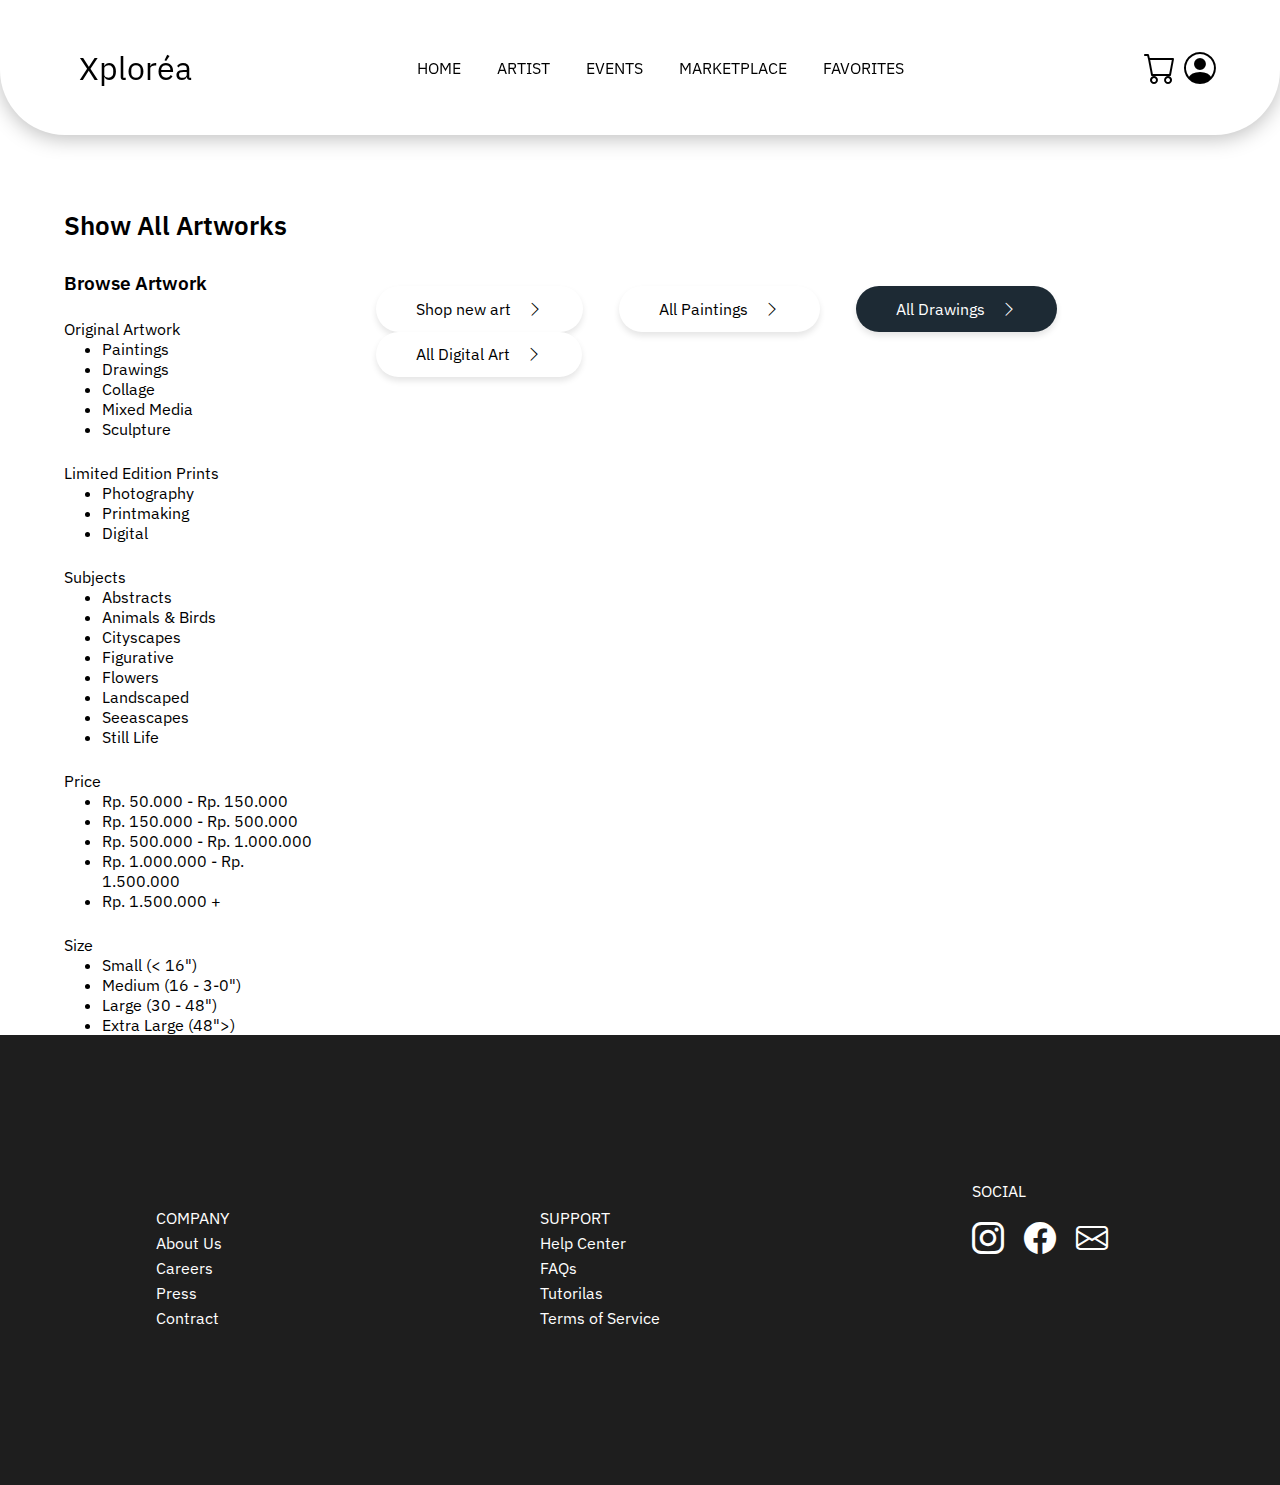
<file: marketplace/drawings.html>
<!DOCTYPE html>
<html lang="en">
<head>
    <meta charset="UTF-8">
    <meta name="viewport" content="width=device-width, initial-scale=1.0">
    <title>drawings</title>
    <link rel="icon" type="image/x-icon" href="../Assets/logo2.png">
    <link rel="stylesheet" href="../index.css">
    <link rel="stylesheet" href="index.css">
    <link rel="stylesheet" href="https://cdn.jsdelivr.net/npm/bootstrap-icons@1.13.1/font/bootstrap-icons.min.css">
    <script src="../js/script.js" defer></script>
    <link href='https://fonts.googleapis.com/css?family=IBM Plex Sans' rel='stylesheet'>
</head>
<body>
     <!-- navbar start -->
    <nav class="navbar">
        <div class="logo">
            <a href="../index.html">Xploréa</a>
        </div>
        <div class="menu">
            <ul>
                <li><a href="../index.html">HOME</a></li>
                <li><a href="#" id="artistToggle">ARTIST</a></li>
                <li><a href="#">EVENTS</a></li>
                <li><a href="index.html">MARKETPLACE</a></li>
                <li><a href="#">FAVORITES</a></li>
            </ul>
        </div>
        <div class="artist-expand hidden" id="artistExpand">
            <div class="artist-expand1">
                <ul>
                    <li id="title">ARTISTS</li>
                    <li><a href="../artist-page.html?section=popular-artist">Popular Artists</a></li>
                    <li><a href="../artist-page.html?section=new-artist">New Artists</a></li>
                    <li><a href="../artist-page.html?section=artist-a-z">Artists A-Z</a></li>
                    <li><a href="../artist-page.html?section=about-artist">About our Artists</a></li>
                </ul>
            </div>
            <div class="artist-expand2">
                <ul>
                    <li id="title">ARTISTS FEATURES</li>
                    <li><a href="">Artists of the Month</a></li>
                    <li><a href="">Featured Artists</a></li>
                    <li><a href="">Artists Interviews</a></li>
                </ul>
            </div>
        </div>
        <div class="login">
            <a href="#" id="cartToggle"><i class="bi bi-cart"></i></a>
            <a href="#" id="loginToggle"><i class="bi bi-person-circle"></i></a>
        </div>
        <!-- expand login -->
        <div class="login-expand hidden" id="loginExpand">
            <div class="login-expand0">
                <h1>Welcome to Xploréa</h1>
                <p>Join a community of artists and art lovers. Discover, share, and create amazing art.</p>
            </div>
            <div class="login-expand-cta">
                <div class="login-expand1">
                    <a href="../login-page.php">Log-In
                        <i class="bi bi-person"></i>
                    </a>
                </div>
                <div class="login-expand2">
                    <a href="#">Become an Artist</a>
                    <p><i class="bi bi-vector-pen"></i></p>
                </div>
            </div>
        </div>
        <!-- expand cart -->
        <div class="cart-expand hidden" id="cartExpand">
            <div class="cart-expand-header">
                <h3>Cart</h3>
                <button class="close-cart" id="closeCart"><i class="bi bi-x-lg"></i></button>
            </div>
            <div class="cart-expand-content"></div>
            <div class="cart-expand-bottom">
                <div class="cart-expand-bottom2">
                    <div class="cart-total">
                    <p>SUBTOTAL</p>
                    <p class="totalPrice">Rp.</p>
                </div>
                <div class="cart-checkout">
                    <p>Shipping, taxes, and discount codes calculated at checkout</p>
                    <a href="#" class="checkout-button">CHECK OUT</a>
                </div>
                </div>
            </div>
        </div>
        <!-- Overlay -->
        <div class="overlay hidden" id="overlay"></div> 
    </nav>
    <!-- navbar end -->
    
    <div class="wrapper">
        <div class="header"><a href="#">Show All Artworks</a></div>
        <div class="main">
            <div class="category">
                <p>Browse Artwork</p>
                <div class="category1">
                    <ul>
                        <li class="judul">Original Artwork</li>
                        <li><a href="#">Paintings</a></li>
                        <li><a href="#">Drawings</a></li>
                        <li><a href="#">Collage</a></li>
                        <li><a href="#">Mixed Media</a></li>
                        <li><a href="#">Sculpture</a></li>
                    </ul>
                </div>
                <div class="category2">
                    <ul>
                        <li class="judul">Limited Edition Prints</li>
                        <li><a href="#">Photography</a></li>
                        <li><a href="#">Printmaking</a></li>
                        <li><a href="#">Digital</a></li>
                    </ul>
                </div>
                <div class="category3">
                    <ul>
                        <li class="judul">Subjects</li>
                        <li><a href="#">Abstracts</a></li>
                        <li><a href="#">Animals & Birds</a></li>
                        <li><a href="#">Cityscapes</a></li>
                        <li><a href="#">Figurative</a></li>
                        <li><a href="#">Flowers</a></li>
                        <li><a href="#">Landscaped</a></li>
                        <li><a href="#">Seeascapes</a></li>
                        <li><a href="#">Still Life</a></li>
                    </ul>
                </div>
                <div class="category3">
                    <ul>
                        <li class="judul">Price</li>
                        <li><a href="#">Rp. 50.000 - Rp. 150.000</a></li>
                        <li><a href="#">Rp. 150.000 - Rp. 500.000</a></li>
                        <li><a href="#">Rp. 500.000 - Rp. 1.000.000</a></li>
                        <li><a href="#">Rp. 1.000.000 - Rp. 1.500.000</a></li>
                        <li><a href="#">Rp. 1.500.000 +</a></li>
                    </ul>
                </div>
                <div class="category4">
                    <ul>
                        <li class="judul">Size</li>
                        <li><a href="#">Small (< 16")</a></li>
                        <li><a href="#">Medium (16 - 3-0")</a></li>
                        <li><a href="#">Large (30 - 48")</a></li>
                        <li><a href="#">Extra Large (48">)</a></li>
                    </ul>
                </div>
            </div>
    
            <!-- content -->
             <div class="content">
                <div class="menu-content">
                    <ul>
                        <li><a href="index.html" class="button">Shop new art
                            <i class="bi bi-chevron-right"></i></a></li>
                        <li><a href="paintings.html" class="button">All Paintings
                            <i class="bi bi-chevron-right"></i></a></li>
                        <li><a href="drawings.html" class="button active">All Drawings
                            <i class="bi bi-chevron-right"></i></a></li>
                        <li><a href="digital-art.html" class="button">All Digital Art
                            <i class="bi bi-chevron-right"></i></a></li>
                    </ul>
                </div>
             </div>
        </div>
        
        <!-- footer -->
         <div class="footer">
                <div class="footer1">
                    <p>COMPANY</p>
                    <a href="">About Us</a>
                    <a href="">Careers</a>
                    <a href="">Press</a>
                    <a href="">Contract</a>
                </div>
                <div class="footer2">
                    <p>SUPPORT</p>
                    <a href="">Help Center</a>
                    <a href="">FAQs</a>
                    <a href="">Tutorilas</a>
                    <a href="">Terms of Service</a>
                </div>
                <div class="footer3">
                    <p>SOCIAL</p>
                    <ul>
                        <li><a href="#"><i class="bi bi-instagram"></i></a></li>
                        <li><a href="#"><i class="bi bi-facebook"></i></a></li>
                        <li><a href="#"><i class="bi bi-envelope"></i></a></li>
                    </ul>
                </div>
            </div>
    </div>

</body>
</html>
</file>
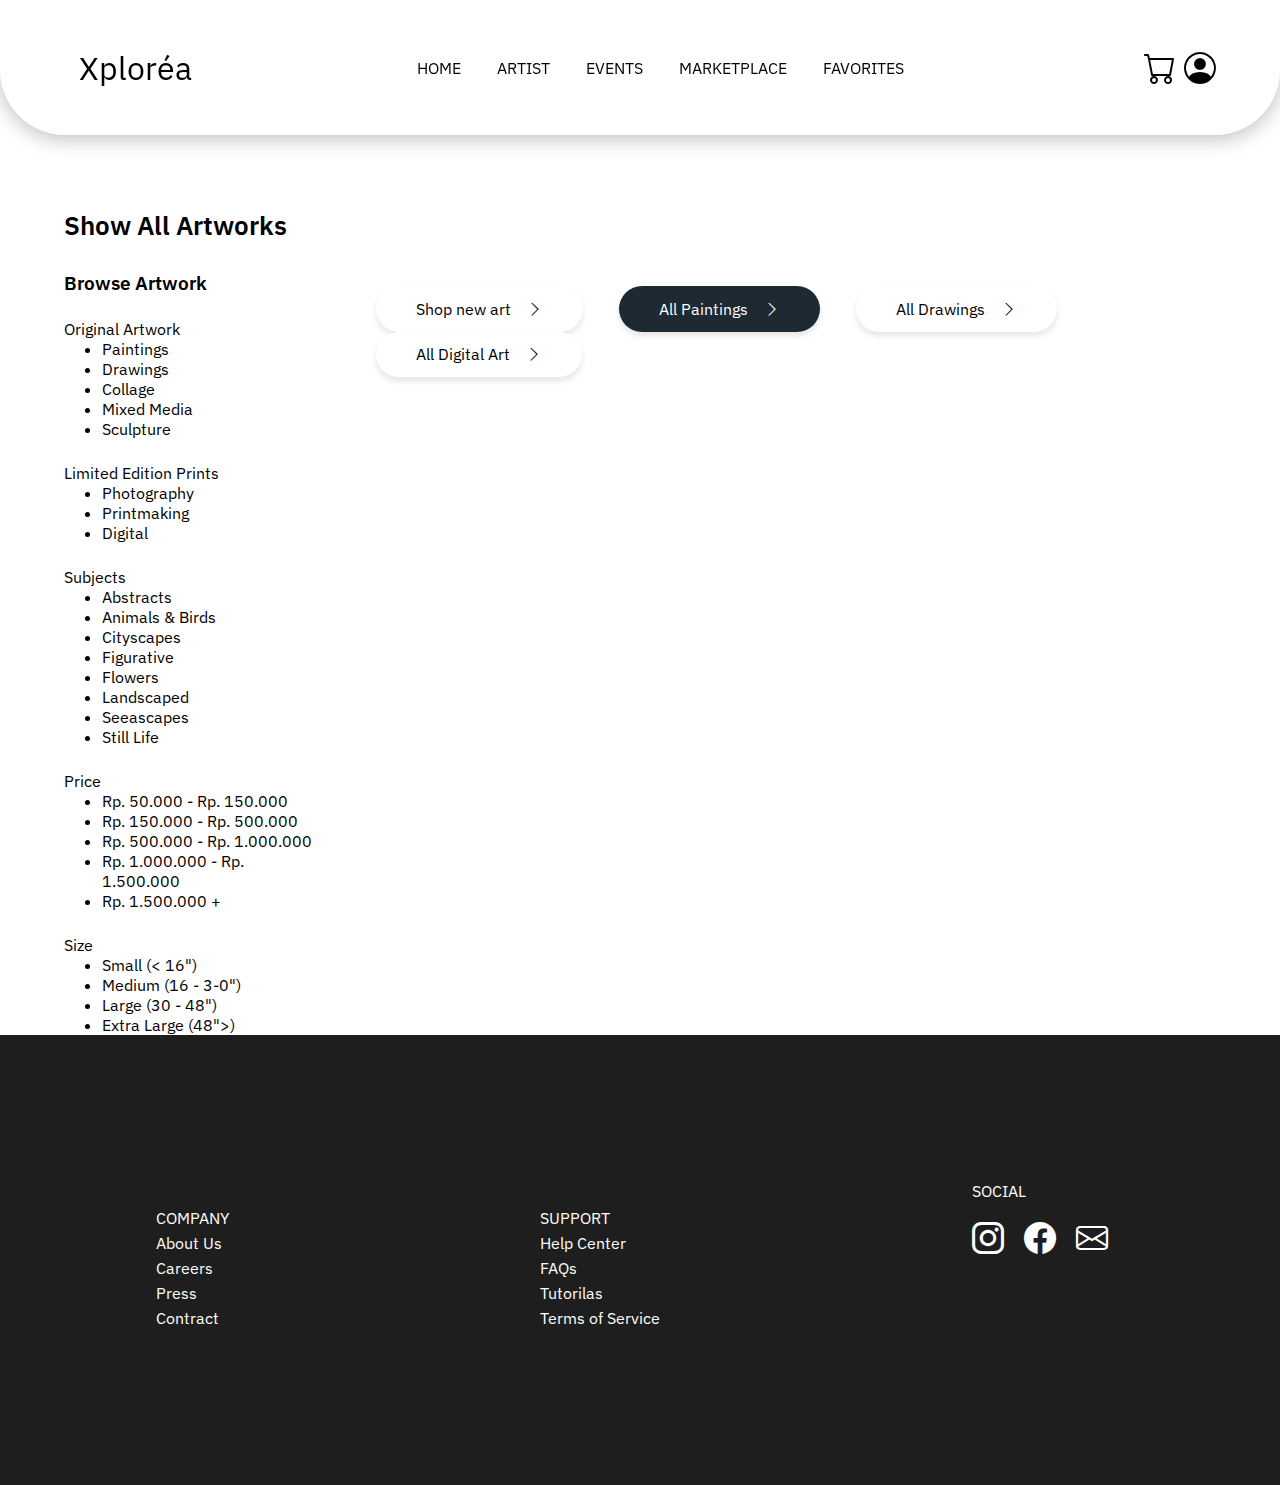
<file: marketplace/paintings.html>
<!DOCTYPE html>
<html lang="en">
<head>
    <meta charset="UTF-8">
    <meta name="viewport" content="width=device-width, initial-scale=1.0">
    <title>Document</title>
    <link rel="stylesheet" href="../index.css">
    <link rel="stylesheet" href="index.css">
    <link rel="stylesheet" href="https://cdn.jsdelivr.net/npm/bootstrap-icons@1.13.1/font/bootstrap-icons.min.css">
    <script src="../js/script.js" defer></script>
    <link href='https://fonts.googleapis.com/css?family=IBM Plex Sans' rel='stylesheet'>
</head>
<body>
     <!-- navbar start -->
    <nav class="navbar">
        <div class="logo">
            <a href="../index.html">Xploréa</a>
        </div>
        <div class="menu">
            <ul>
                <li><a href="../index.html">HOME</a></li>
                <li><a href="#" id="artistToggle">ARTIST</a></li>
                <li><a href="#">EVENTS</a></li>
                <li><a href="index.html">MARKETPLACE</a></li>
                <li><a href="#">FAVORITES</a></li>
            </ul>
        </div>
        <div class="artist-expand hidden" id="artistExpand">
            <div class="artist-expand1">
                <ul>
                    <li id="title">ARTISTS</li>
                    <li><a href="">Popular Artists</a></li>
                    <li><a href="">New Artists</a></li>
                    <li><a href="">Artists A-Z</a></li>
                    <li><a href="">About our Artists</a></li>
                </ul>
            </div>
            <div class="artist-expand2">
                <ul>
                    <li id="title">ARTISTS FEATURES</li>
                    <li><a href="">Artists of the Month</a></li>
                    <li><a href="">Featured Artists</a></li>
                    <li><a href="">Artists Interviews</a></li>
                </ul>
            </div>
        </div>
        <div class="login">
            <a href="#" id="cartToggle"><i class="bi bi-cart"></i></a>
            <a href="#" id="loginToggle"><i class="bi bi-person-circle"></i></a>
        </div>
        <!-- expand login -->
        <div class="login-expand hidden" id="loginExpand">
            <div class="login-expand0">
                <h1>Welcome to Xploréa</h1>
                <p>Join a community of artists and art lovers. Discover, share, and create amazing art.</p>
            </div>
            <div class="login-expand-cta">
                <div class="login-expand1">
                    <a href="../login-page.php">Log-In
                        <i class="bi bi-person"></i>
                    </a>
                </div>
                <div class="login-expand2">
                    <a href="#">Become an Artist</a>
                    <p><i class="bi bi-vector-pen"></i></p>
                </div>
            </div>
        </div>
        <!-- expand cart -->
        <div class="cart-expand hidden" id="cartExpand">
            <div class="cart-expand-header">
                <h3>Cart</h3>
                <button class="close-cart" id="closeCart"><i class="bi bi-x-lg"></i></button>
            </div>
            <div class="cart-expand-content"></div>
        </div>
        <!-- Overlay -->
        <div class="overlay hidden" id="overlay"></div> 
    </nav>
    <!-- navbar end -->
    
    <div class="wrapper">
        <div class="header"><a href="#">Show All Artworks</a></div>
        <div class="main">
            <div class="category">
                <p>Browse Artwork</p>
                <div class="category1">
                    <ul>
                        <li class="judul">Original Artwork</li>
                        <li><a href="#">Paintings</a></li>
                        <li><a href="#">Drawings</a></li>
                        <li><a href="#">Collage</a></li>
                        <li><a href="#">Mixed Media</a></li>
                        <li><a href="#">Sculpture</a></li>
                    </ul>
                </div>
                <div class="category2">
                    <ul>
                        <li class="judul">Limited Edition Prints</li>
                        <li><a href="#">Photography</a></li>
                        <li><a href="#">Printmaking</a></li>
                        <li><a href="#">Digital</a></li>
                    </ul>
                </div>
                <div class="category3">
                    <ul>
                        <li class="judul">Subjects</li>
                        <li><a href="#">Abstracts</a></li>
                        <li><a href="#">Animals & Birds</a></li>
                        <li><a href="#">Cityscapes</a></li>
                        <li><a href="#">Figurative</a></li>
                        <li><a href="#">Flowers</a></li>
                        <li><a href="#">Landscaped</a></li>
                        <li><a href="#">Seeascapes</a></li>
                        <li><a href="#">Still Life</a></li>
                    </ul>
                </div>
                <div class="category3">
                    <ul>
                        <li class="judul">Price</li>
                        <li><a href="#">Rp. 50.000 - Rp. 150.000</a></li>
                        <li><a href="#">Rp. 150.000 - Rp. 500.000</a></li>
                        <li><a href="#">Rp. 500.000 - Rp. 1.000.000</a></li>
                        <li><a href="#">Rp. 1.000.000 - Rp. 1.500.000</a></li>
                        <li><a href="#">Rp. 1.500.000 +</a></li>
                    </ul>
                </div>
                <div class="category4">
                    <ul>
                        <li class="judul">Size</li>
                        <li><a href="#">Small (< 16")</a></li>
                        <li><a href="#">Medium (16 - 3-0")</a></li>
                        <li><a href="#">Large (30 - 48")</a></li>
                        <li><a href="#">Extra Large (48">)</a></li>
                    </ul>
                </div>
            </div>
    
            <!-- content -->
             <div class="content">
                <div class="menu-content">
                    <ul>
                        <li><a href="index.html" class="button">Shop new art
                            <i class="bi bi-chevron-right"></i></a></li>
                        <li><a href="paintings.html" class="button active">All Paintings
                            <i class="bi bi-chevron-right"></i></a></li>
                        <li><a href="drawings.html" class="button">All Drawings
                            <i class="bi bi-chevron-right"></i></a></li>
                        <li><a href="digital-art.html" class="button">All Digital Art
                            <i class="bi bi-chevron-right"></i></a></li>
                    </ul>
                </div>
             </div>
        </div>
        
        <!-- footer -->
         <div class="footer">
                <div class="footer1">
                    <p>COMPANY</p>
                    <a href="">About Us</a>
                    <a href="">Careers</a>
                    <a href="">Press</a>
                    <a href="">Contract</a>
                </div>
                <div class="footer2">
                    <p>SUPPORT</p>
                    <a href="">Help Center</a>
                    <a href="">FAQs</a>
                    <a href="">Tutorilas</a>
                    <a href="">Terms of Service</a>
                </div>
                <div class="footer3">
                    <p>SOCIAL</p>
                    <ul>
                        <li><a href="#"><i class="bi bi-instagram"></i></a></li>
                        <li><a href="#"><i class="bi bi-facebook"></i></a></li>
                        <li><a href="#"><i class="bi bi-envelope"></i></a></li>
                    </ul>
                </div>
            </div>
    </div>

</body>
</html>
</file>
<file: index.css>
body {
    display: flex;
    justify-content: center;
    align-items: center;
    margin: 0;
    padding: 0;
    font-family: 'IBM Plex Sans';
    background-size: cover;
    overflow-x: hidden;
    overflow-y: auto;
}

/* navbar start */

.navbar {
    width: 100%;
    margin: 0;
    position: fixed;
    top: 0;
    left: 0;
    right: 0;
    z-index: 1000;
    background: white;
    box-shadow: 0px 4px 20px rgba(0, 0, 0, 0.25);
    border-bottom-left-radius: 65px;
    border-bottom-right-radius: 65px;
    height: 15vh;
    display: flex;
    justify-content: space-between;
    align-items: center;
}

.navbar .logo {
    width: 15%;
    display: flex;
    justify-content: end;
}

.logo a {
    text-decoration: none;
    font-size: 2rem;
    color: black;
}

.menu a {
    text-decoration: none;
    color: black;
}

.menu li {
    list-style: none;
    display: inline-block;
    margin: 0 1rem;
}

#menu, #artistsToggle {
    margin: 0 1rem;
}

.login {
    width: 15%;
    display: flex;
    flex-direction: row;
    align-items: center;
    justify-content: center;
    height: 100%;
}

.login a {
    font-size: 2rem;
    margin: 0;
    margin-right: 0.5rem;
    text-decoration: none;
    color: black;
}

.artist-expand {
    position: absolute;
    top: 100%;
    left: 50%;
    width: 30vw;
    height: 25vh;
    transform: translateX(-50%);
    background-color: #fff;
    /* box-shadow: 0px 4px 4px rgba(0, 0, 0, 0.25); */
    padding: 10px;
    z-index: 10;
    display: flex;
    gap: 1rem;
}

.artist-expand li {
    list-style: none;
    padding: 0;
    margin-bottom: 0.5rem;
}

.artist-expand a {
    text-decoration: none;
    color: black;
    font-size: 1rem;
}

.artist-expand #title {
    font-weight: 600;
}

.login-expand {
    position: absolute;
    top: 110%; /* Tepat di bawah navbar */
    right: 5%;
    background-color: rgb(255, 255, 255); /* Hanya contoh warna */
    width: 35vw;
    height: 40vh;
    display: flex;
    flex-direction: column;
    align-items: end;
    justify-content: space-evenly;
    padding-bottom: 2rem;
    border-radius: 25px;
    box-shadow: 0px 4px 8px rgba(0, 0, 0, 0.2);
    z-index: 2;
    transition: opacity 0.3s ease, visibility 0.3s ease;
}

.login-expand0 {
    width: 90%;
}

.login-expand a {
    text-decoration: none;
    color: black;
    font-size: 1rem;
}

.login-expand-cta {
    display: flex;
    flex-direction: row;
    justify-content: space-evenly;
    margin: 0;
    padding: 0;
    width: 100%;
}

.login-expand1, .artists-expand1{
    height: 2.3rem;
    padding: 0rem 5rem;
    display: flex;
    align-items: center;
    justify-content: center;
    border-radius: 25px;
    border: 2px solid gray;
}

.login-expand2, .artists-expand2 {
    display: flex;
    flex-direction: row;
    align-items: center;
    justify-content: center;
    height: 2.3rem;
    padding: 0 2.5rem;
    border-radius: 25px;
    border: 2px solid gray;
}

.cart-expand {
    position: fixed;
    display: flex;
    align-items: center;
    flex-direction: column;
    top: 0;
    right: 0;
    width: 25vw;
    background: white;
    z-index: 1001;
    height: 100vh;
}

.cart-expand-header {
    display: flex;
    flex-direction: row;
    width: 80%;
    padding-bottom: 3vh;
    padding-top: 3vh;
    justify-content: space-between;
    border-bottom: gray 1px solid;
}

.cart-expand-header button {
    background: none;
    border: none;
    font-size: 1.5rem;
    color: black;
    cursor: pointer;
}

.cart-expand-bottom {
    display: none;
    justify-content: center;
    align-items: center;
    width: 100%;
    border-top: gray 1px solid;
    position: absolute;
    bottom: 13%;
    left: 0;
}

.cart-expand-bottom2 {
    width: 80%;
    display: flex;
    flex-direction: column;
    justify-content: space-between;
    height: 10vh;
}

.cart-total {
    width: 80%;
    display: flex;
    justify-content: space-between;
    align-items: center;
    margin-top: 2vh;
}

.totalPrice {
    font-size: 0.8rem;
}


.cart-checkout {
    width: 100%;
    display: flex;
    flex-direction: column;
    justify-content: center;
    align-items: center;
    height: 4vh;
    border-radius: 25px;
    margin-top: 1rem;
    font-size: 0.8rem;
}

.cart-checkout a {
    text-decoration: none;
    color: white;
    font-size: 1rem;
    font-weight: 600;
    padding : 0.5rem 0;
    border-radius: 25px;
    width: 100%;
    height: 100%;
    display: flex;
    align-items: center;
    justify-content: center;
}

.checkout-button {
    width: 100%;
    background-color: #1D2A34;
}

.overlay {
    position: fixed;
    top: 0;
    left: 0;
    width: 100%;
    height: 100%;
    background: rgba(0, 0, 0, 0.15); /* Putih semi transparan */
    z-index: 90;
}

.hidden {
    opacity: 0;
    visibility: hidden;
    pointer-events: none;
}

/* navbar end */

section {
    margin: 0;
    padding: 0;
    width: 100vw;
    min-height: 100vh;
    box-sizing: border-box;
}

.section1 {
    width: 100%;
    margin: 0;
    height: 100vh;
    display: flex;
    flex-direction: column;
    align-items: center;
    background: linear-gradient(to right,
            rgba(0, 0, 0, 1) 0%,
            rgba(51, 51, 51, 0) 51%,
            rgba(0, 0, 0, 1) 100%);
}

.hero-content {
    position: absolute;
    bottom: 0;
    left: 0;
    margin: 40px;
    width: 25vh;
    padding-left: 10vh;
    align-items: flex-start;
    color: white;
    padding-bottom: 10vh;
}

.hero-content .title {
    font-size: 1.5rem;
}

.hero-content .isi {
    padding-left: 1vh;
}

.hero-content-button {
    position: absolute;
    bottom: 0;
    left: 0;
    margin: 40px;
    width: 40vh;
    height: 8vh;
    border-radius: 20px;
    background-color: white;
    display: flex;
    align-items: center;
    justify-content: center;
    margin-left: 15vh;
    margin-top: 20vh;
}

.hero-content-button a {
    text-align: center;
    text-decoration: none;
    color: black;
    font-size: 1.6rem;
}

/* section tulisan start*/

.section2 {
    display: flex;
    align-items: center;
    justify-content: center;
    flex-direction: column;
    position: relative;
    width: 100%;
}

.text {
    width: 100vh;
    display: flex;
    align-items: center;
    justify-content: center;
    text-align: center;
}

.text p {
    font-size: 2rem;
}

.section2-a {
    width: 100%;
    display: flex;
    align-items: center;
    justify-content: center;
}

.section2-a a {
    text-decoration: none;
    color: black;
    font-size: 1.3rem;
    transition: color 0.2s;
}

.section2-a a:hover {
    color: rgb(255, 162, 0);
}

.section2 #menu {
    margin-right: 1rem;
    margin-left: 1rem;
}

/* section tulisan end */

/* section trending start */
.trending {
    display: flex;
    align-items: center;
    justify-content: space-around;
    margin-top: 3vh;
    width: 100%;
    flex-direction: column;
}

.title {
    text-align: center;
    font-size: 2rem;
}

.trending-content {
    padding-bottom: 10vh;
    width: 100%;
    display: flex;
    align-items: center;
    justify-content: center;
}

.trending1,
.trending2,
.trending3 {
    border-radius: 25px;
    margin: 0 2rem;
    box-shadow: 0px 5px 10px rgba(0, 0, 0, 0.25);
    background-color: white;
}

.trending1 {
    width: 50vh;
    height: 60vh;
}

.trending2 {
    width: 40vh;
    height: 50vh;
}

.trending3 {
    width: 40vh;
    height: 50vh;
}

.trending-content .rate {
    width: 90%;
    height: 10%;
    margin-left: 5%;
    margin-top: 3%;
    color: #FFE100;
}

.trending-content .gambar {
    margin-left: 5%;
    margin-bottom: 3%;
    margin-top: 3%;
    width: 90%;
    height: 60%;
    background-color: rgb(95, 95, 95);
}

.trending-content .text {
    background-color: grey;
    width: 90%;
    height: 20%;
    margin-left: 5%;
    display: flex;
    flex-direction: column;
}

.trending-content h2, h1 {
    margin: 0;
}

.trending-content h1 {
    font-size: 2rem;
}

/* section trending end */

/* section3 start */

.section3 {
    width: 100%;
    height: 60vh;
    font-size: 2rem;
    display: flex;
    align-items: center;
    justify-content: center;
    color: white;
    position: relative;
    background: url(https://www.discoverhongkong.com/content/dam/dhk/intl/explore/arts-entertainment/artsinhk/2025/gallery_art-basel.jpg) no-repeat center center fixed;
    background-size: cover;
    overflow: hidden;
}

.section3::before {
    content: "";
    position: absolute;
    top: 0; left: 0; right: 0; bottom: 0;
    background: rgba(0, 0, 0, 0.5);
    z-index: 1;
}

.section3 > * {
    position: relative;
    z-index: 2;
}

/* section3 end */

/* calendar start */
.calendar {
    width: 100%;
    height: 100vh;
    background-color: gray;
}
/* calendar end */

/* cta start */
.cta {
    width: 100%;
    height: 100vh;
    display: flex;
    justify-content: center;
    flex-direction: column;
    padding-left: 5vw;
}

.text {
    display: flex;
    flex-direction: column;
    align-items: start;
    justify-content: center;
}
.cta-title {
    font-size: 2rem;
}

.cta-text {
    padding-left: 2vw;
    width: 30vw;
    text-align: start;
}

.cta-text p {
    font-size: 1rem;
    margin-top: 4px;
    margin-bottom: 4px;
}

.cta-button {
    display: flex;
    flex-direction: row;
    margin-top: 2rem;
}

.cta-1, .cta-2{
    margin-right: 2rem;
    padding: 1rem 1.5rem;
    border-radius: 25px;
    box-shadow: 0px 4px 4px rgba(0, 4, 4, 0.25);
}

.cta-1 a , .cta-2 a{
    text-decoration: none;
    font-size: 1rem;
    color: black;
}

/* cta end */

/* footer start */
.footer {
    display: flex;
    justify-content: space-around;
    align-items: center;
    width: 100%;
    background-color: #1e1e1e;
    color: white;
    height: 50vh;
}

.footer1 {
    display: flex;
    flex-direction: column;
    margin: 0;
}
.footer2 {
    margin: 0;
    display: flex;
    flex-direction: column;
}
.footer3 {
    display: flex;
    margin: 0;
    flex-direction: column;
    height: 35%;
}

.footer3 p {
    margin: 0;
}

.footer3 li {
    margin-top: 1rem;
    list-style: none;
    margin-right: 1rem;
    display: inline-block;
}

.footer3 a {
    font-size: 2rem;
}

.footer3 ul {
    padding: 0;
    margin: 0;
}

.footer p {
    margin-bottom: 0;
}

.footer a {
    text-decoration: none;
    margin-top: 5px;
    color: white;
}
/* footer end */
</file>
<file: artist-page.css>
section {
  transition: opacity 0.3s ease;
  margin-top: 20vh;
}
/*
</file>
<file: login.css>
body {
    position: relative;
    display: flex;
    justify-content: center;
    align-items: center;
    height: 100vh;
    margin: 0;
    font-family: 'Inter', sans-serif;
    background: url(https://i.pinimg.com/736x/8e/17/6d/8e176ddb525dc623c2f5ca0a492176b8.jpg) no-repeat center center fixed;
    background-size: cover;
    overflow: hidden;
}

body::before {
    content: "";
    position: absolute;
    top: 0;
    left: 0;
    width: 100%;
    height: 100%;
    background-color: rgba(0, 0, 0, 0.5); /* Hitam transparan */
    z-index: -1;
}

.left-section {
    width: 50%;
    height: auto; 
    display: flex;
    justify-content: center; 
    align-items: center;     
    flex-direction: column;
}

.left-section p {
  font-size: 5rem;
  color: white;
  font-weight: 700;
  text-align: center;
  text-shadow: 6px 4px 4px rgba(0, 0, 0, 0.25);
  margin: 0;
}

.right-section {
    width: 50%;
    height: 100vh; 
    display: flex;
    justify-content: center; 
    align-items: center;     
    flex-direction: column;
}

.right-section .main {
    background-color: white;
    width: 70vh;
    height: 90vh;
    border-radius: 20px;
    box-shadow: 6px 4px 4px rgba(0, 0, 0, 0.25);
}

.main .header {
    font-size: 2rem;
    padding-top: 5vh;
    padding-left: 5vh;
    padding-right: 5vh;
}

.isian {
    padding-left: 5vh;
    padding-right: 5vh;
    padding-bottom: 10vh;
}

.isian td {
    margin: 0;
    padding: 0;
    border-spacing: 0;
    width: 100vh;
}

.isian #pass, #mail, #user {
    width: 100%;
    height: 5vh;
    padding-left: 10px;
    box-sizing: border-box;
    border-radius: 5px;
}

.forgot {
    display: flex;
    justify-content: flex-end;
    font-size: 0.8rem;
    padding-top: 5px;
    padding-bottom: 10px;
    text-decoration: none;
}

input[type="submit"] {
    width: 100%;
    height: 5vh;
    border-radius: 5px;
    font-size: 1rem;
    color: white;
    background-color: #1D2A34;
}

.divider {
    font-size: 0.8rem;
    text-align: center;
}

#google {
    border: 2px solid #C5C1C1;
    border-radius: 50px;
    width: 100%;
    height: 5vh;
    display: flex;
    align-items: center;
    justify-content: center;
}
#google a{
    color: black;
    text-decoration: none;
    display: flex;
    align-items: center;
    gap: 8px; 
}

#google img {
    width: 1.5rem;
    height: 1.5rem;
    object-fit: contain;
}

.signup {
    text-align: center;
    font-weight: bold;
}

.signup a {
    color: black;
}
</file>
<file: marketplace/index.css>
.main {
    display: flex;
    flex: 1; /* biar bagian ini mengisi sisa ruang vertikal */
}

.header {
    display: flex;
    justify-content: center;
    flex-direction: column;
    width: 100%;
    height: 10vh;
    margin-top: 20vh;
    padding-left: 5vw;
}

.header a {
    text-decoration: none;
    color: black;
    font-size: 1.6rem;
    font-weight: 600;
}

.wrapper {
    width: 100vw;
    height: auto;
}

/* category */

.category {
    display: flex;
    padding-left: 5vw;
    flex-direction: column;
    /* flex-wrap: wrap; */
    width: 20vw;
}

.category ul li:not(.judul) {
    margin-left: 3vw;
}

.category ul {
    padding: 0;
    margin: 0;
}

.category .judul {
    list-style: none;
    margin-top: 1.5rem;

}

.category li a {
    text-decoration: none;
    color: black;
    
}

.category p {
    margin: 0;
    font-size: 1.2rem;
    font-weight: 600;
}

/* wrapper */

/* content */
.content {
    flex: 1; /* mengisi sisa ruang dari .main */
    background-color: #ffffff;
}

.button {
  display: inline-flex;
  align-items: center;
  justify-content: space-between;
  background-color: white;
  color: black;
  border-radius: 25px;
  padding: 0.8rem 2.5rem;
  box-shadow: 0px 4px 6px rgba(0, 0, 0, 0.1);
  text-decoration: none;
  font-size: 1rem;
}

.button.active {
  background-color: #1D2A34;
  color: white;
}

.button i {
  pointer-events: none;
}


.content .menu-content i {
    padding-left: 1rem;
}

.menu-content a {
    text-decoration: none;
    color: black;
}

.menu-content li {
    list-style: none;
    display: inline-block;
    margin: 0 1rem;
}
</file>
<file: checkout/style.css>
.wrapper {
    margin-top: 25vh;
    display: flex;
    align-items: center;
    justify-content: center;
    flex-direction: column;
}

.main-section {
    width: 90%;
    display: flex;
    flex-direction: row;
    align-items: center;
    justify-content: center;
}

.gambar {
    width: 50%;
    height: fit-content;
}

.content {
    width: 40%;
    padding-left: 3vw;
    display: flex;
    flex-direction: column;
    margin-bottom: 10vh;
}

.content button {
    cursor: pointer;
}

.title {
    display: flex;
    flex-direction: column;
    text-align: left;
    font-size: 1rem;
    color: black;
}

.title p, .size p, .frame p, .quantity p {
    font-size: 0.8rem;
}

.size, .frame, .quantity, .add-to-cart {
    display: flex;
    flex-direction: column;
    margin-top: 1rem;
}

.size button, .frame button, .quantity input {
    padding: 0.5rem;
    border: none;
    font-size: 0.8rem;
    background: none;
    color: inherit;
}

.size button:hover, .frame button:hover {
    border: 1px solid #1D2A34;
}

.quantity-options {
    width: 30%;
    height: fit-content;
    border-top: 1px solid #ccc;
    border-bottom: 1px solid #ccc;
}

.quantity input {
    width: 50px;
    text-align: center;
}

.quantity-options {
    display: flex;
    align-items: center;
    justify-content: space-between;
}

.quantity-options button {
    width: 30px;
    height: 30px;
    border: none;
    font-size: 1.2rem;
    border-right: 1px solid #ccc;
    border-left: 1px solid #ccc;
    background: none;
}


.add-to-cart button{
    width: 100%;
    padding: 0.8rem;
    border: 1px solid #ccc;
    font-size: 0.8rem;
    margin-bottom: 1rem;
}

.add {
    color: white;
    background-color: #1D2A34;
    font-weight: 600;
}

.paypal {
    background-color: #FFC439;
}

.paypal i {
    color: blue;
}

.add-to-cart a {
    text-align: center;
    font-size: 0.8rem;
    color: black;
}
</file>
